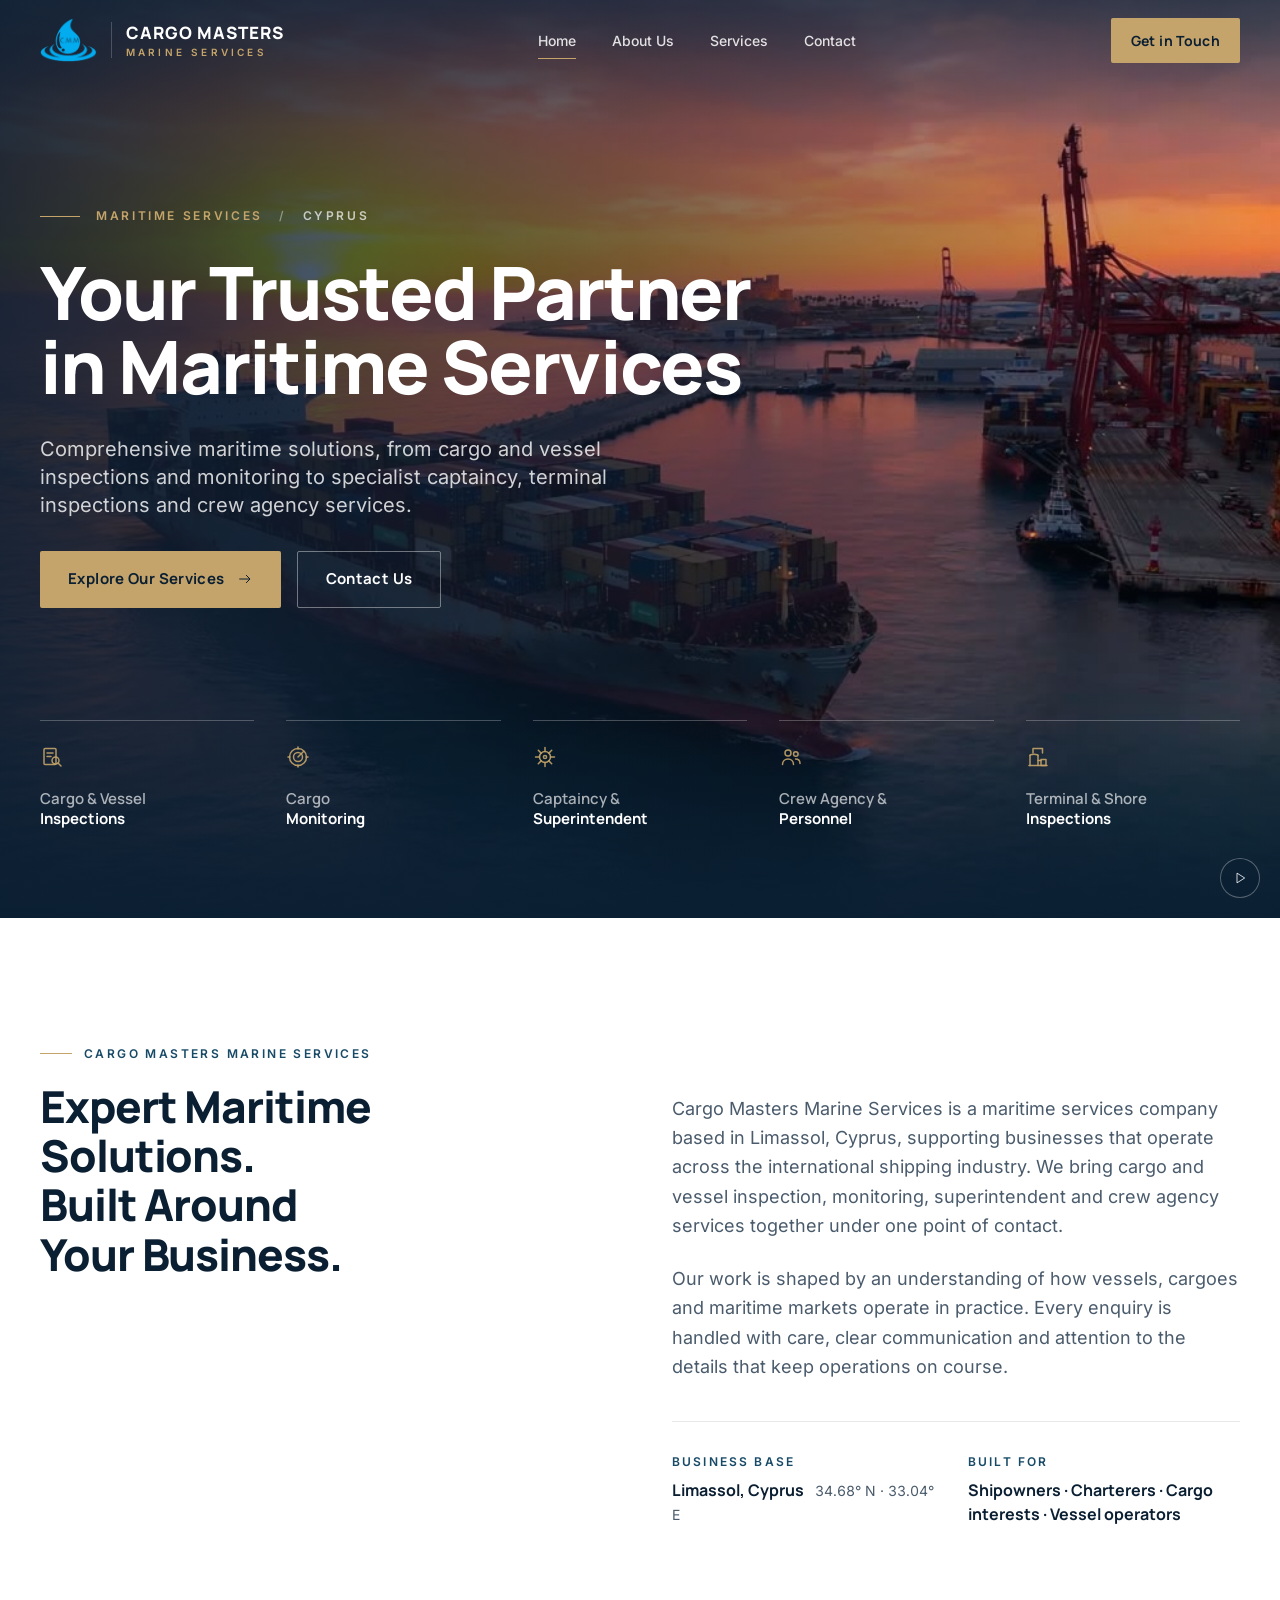
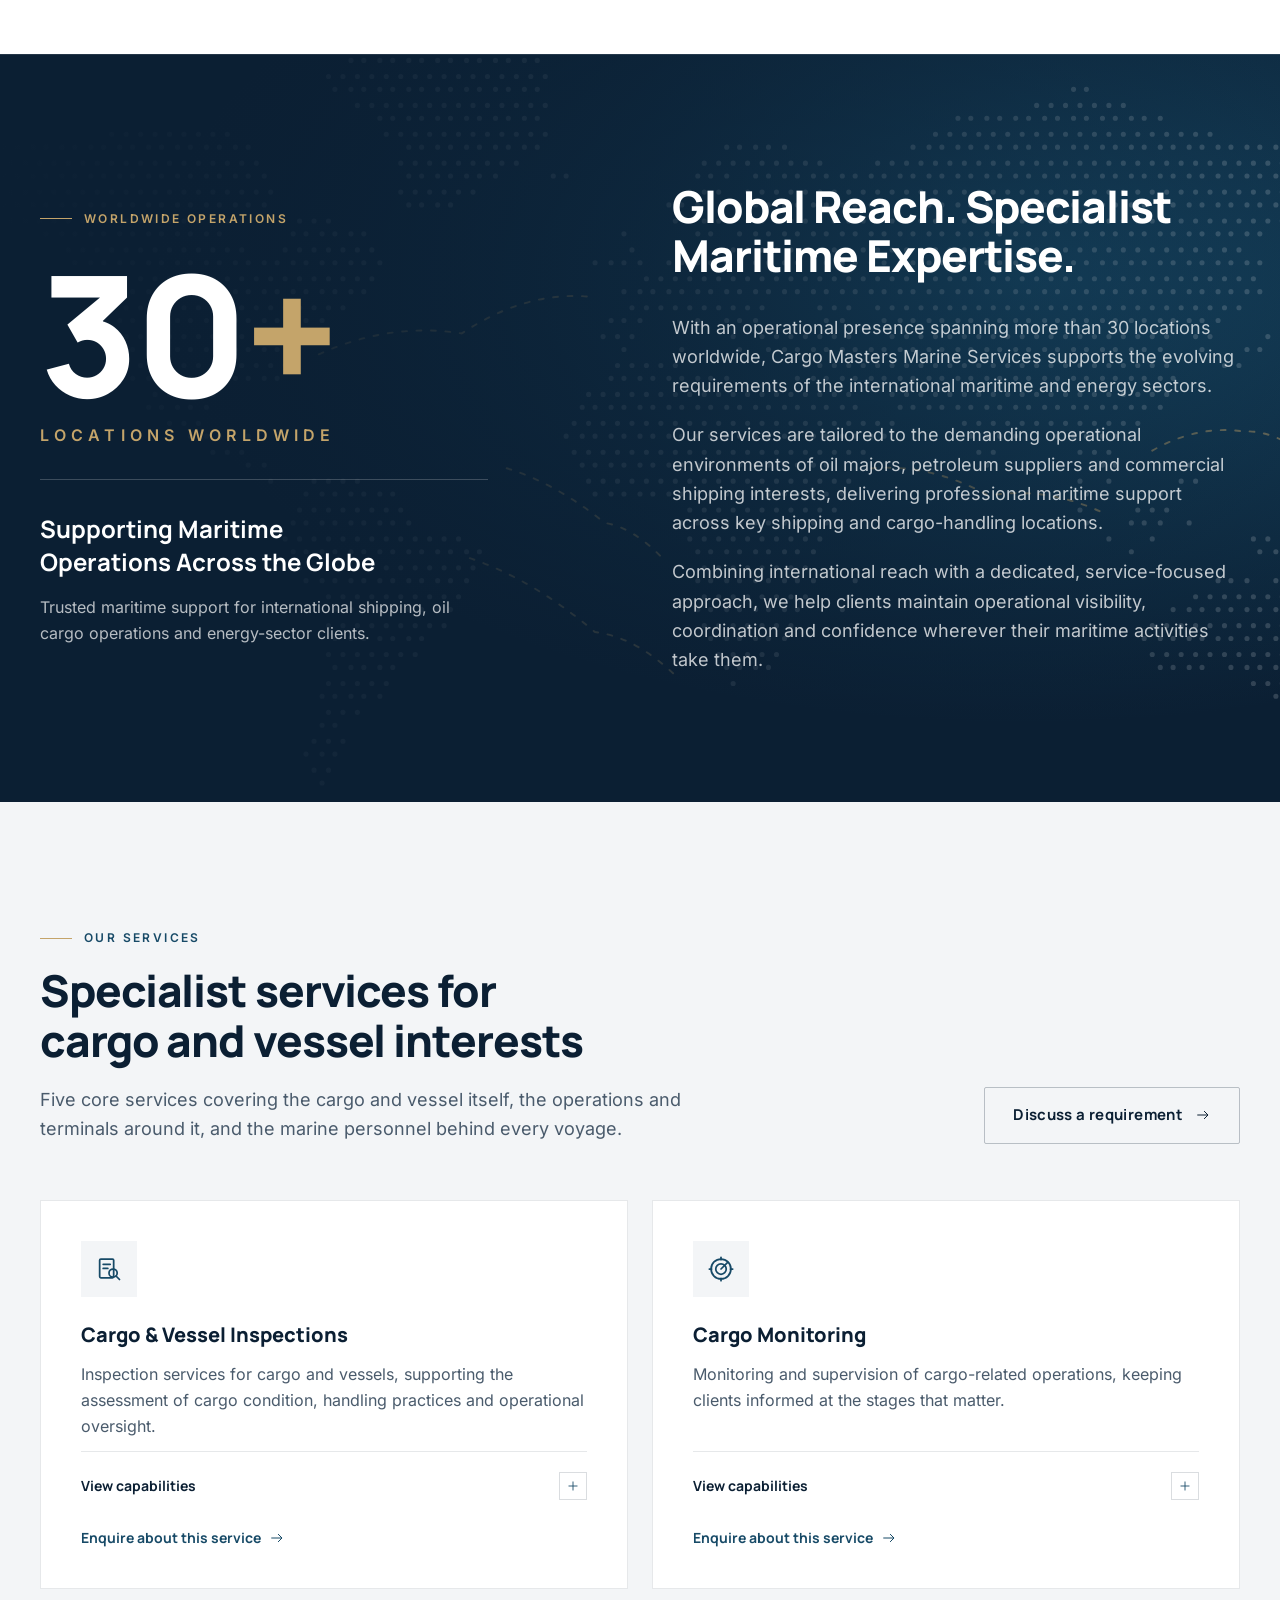
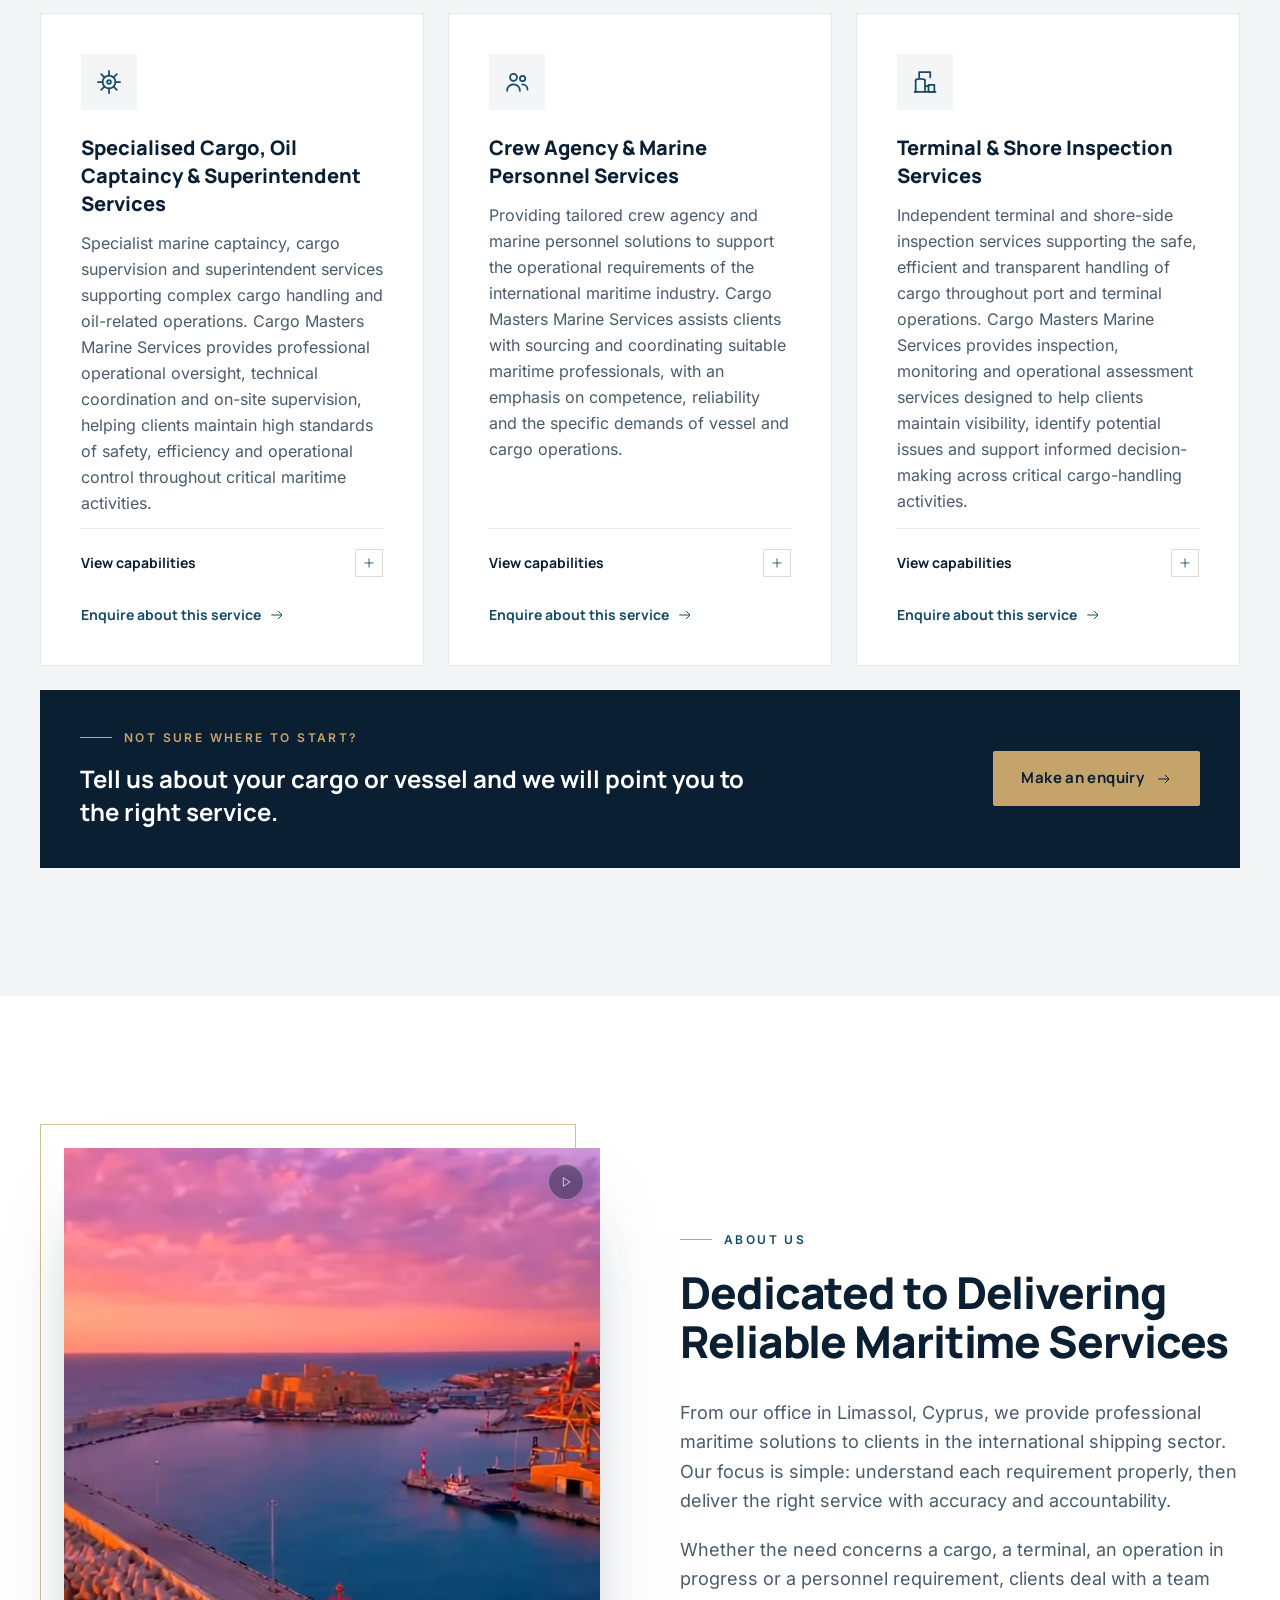
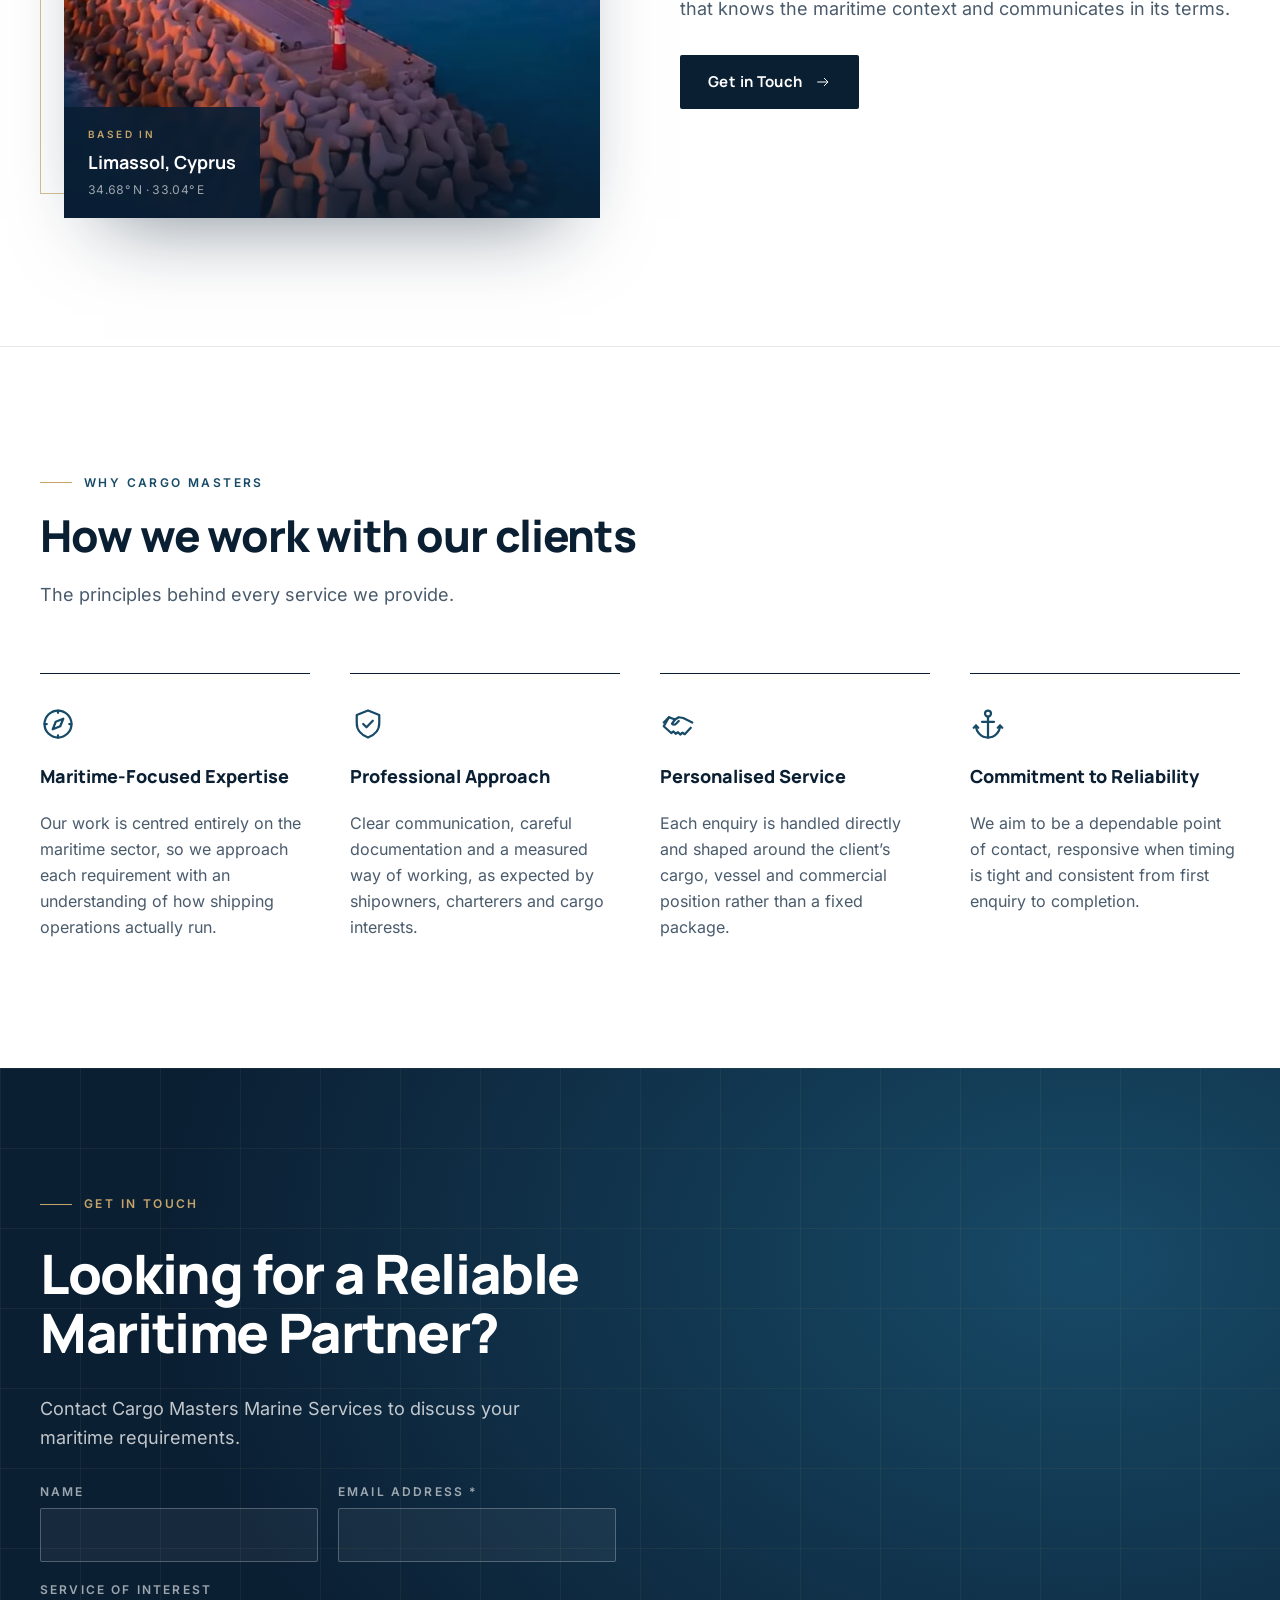
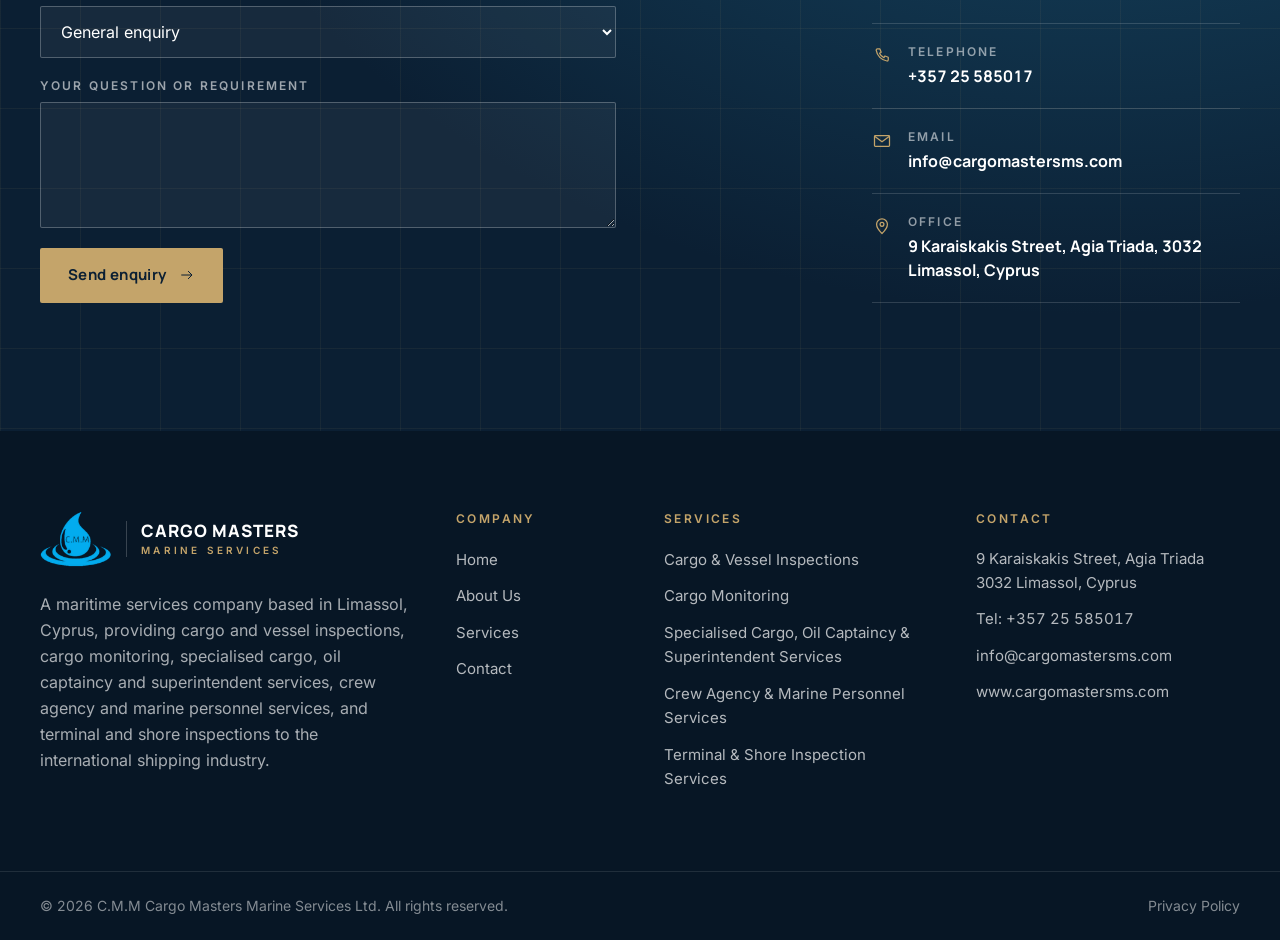
<file: index.html>
<!doctype html>
<html lang="en">
<head>
<meta charset="utf-8">
<meta name="viewport" content="width=device-width, initial-scale=1, viewport-fit=cover">
<link rel="icon" href="media/logo-cmm.png">
<title>Cargo Masters Marine Services | Maritime Services in Limassol, Cyprus</title>
<meta name="description" content="Cargo Masters Marine Services, Limassol, Cyprus: cargo and vessel inspections, cargo monitoring, captaincy and superintendent services, crew agency and terminal inspections.">
<link rel="canonical" href="https://www.cargomastersms.com/">
<meta name="theme-color" content="#0B1F33">
<meta property="og:type" content="website">
<meta property="og:site_name" content="Cargo Masters Marine Services">
<meta property="og:title" content="Cargo Masters Marine Services | Maritime Services in Limassol, Cyprus">
<meta property="og:description" content="Cargo Masters Marine Services, Limassol, Cyprus: cargo and vessel inspections, cargo monitoring, captaincy and superintendent services, crew agency and terminal inspections.">
<meta property="og:url" content="https://www.cargomastersms.com/">
<meta property="og:image" content="https://www.cargomastersms.com/media/hero-poster.jpg">
<meta property="og:image:width" content="1280">
<meta property="og:image:height" content="720">
<meta name="twitter:card" content="summary_large_image">
<link rel="stylesheet" href="assets/fonts.css">
<link rel="stylesheet" href="assets/site.css">
<link rel="stylesheet" href="assets/motion.css">
<link rel="preload" as="image" href="media/hero-poster.jpg">
<style>
:root { color-scheme: light; }
/* Layout and accessibility helpers (shared by the app and the preview). */
html { scroll-behavior: smooth; -webkit-text-size-adjust: 100%; }
body { background: #FFFFFF; color: #0B1F33; font-family: Inter, system-ui, -apple-system, 'Segoe UI', sans-serif; -webkit-font-smoothing: antialiased; }
[hidden] { display: none !important; }

.container-x {
  width: 100%;
  max-width: 1280px;
  margin-inline: auto;
  padding-left: max(20px, env(safe-area-inset-left, 0px));
  padding-right: max(20px, env(safe-area-inset-right, 0px));
}
@media (min-width: 768px) {
  .container-x {
    padding-left: max(40px, env(safe-area-inset-left, 0px));
    padding-right: max(40px, env(safe-area-inset-right, 0px));
  }
}

.text-balance { text-wrap: balance; }

/* Faint nautical-chart grid behind the contact band. */
.chart-grid {
  background-image:
    linear-gradient(rgba(196,164,106,0.07) 1px, transparent 1px),
    linear-gradient(90deg, rgba(196,164,106,0.07) 1px, transparent 1px),
    radial-gradient(ellipse at 85% 20%, #174A67 0%, transparent 60%);
  background-size: 80px 80px, 80px 80px, 100% 100%;
}

a:focus-visible, button:focus-visible {
  outline: 2px solid #C4A46A;
  outline-offset: 3px;
}

.skip-link {
  position: absolute; left: 16px; top: -100px; z-index: 100;
  background: #C4A46A; color: #0B1F33; padding: 12px 18px; font-weight: 700;
}
.skip-link:focus { top: calc(16px + env(safe-area-inset-top, 0px)); }

/* Hero entrance: movement only, text is visible from the first frame. */
@keyframes rise { from { transform: translateY(14px); } to { transform: none; } }
.hero-rise { animation: rise 0.9s cubic-bezier(0.2, 0.7, 0.2, 1) both; }

@media (prefers-reduced-motion: reduce) {
  html { scroll-behavior: auto; }
  *, *::before, *::after { animation: none !important; transition: none !important; }
}

</style>
<script defer src="assets/react.production.min.js"></script>
<script defer src="assets/react-dom.production.min.js"></script>
</head>
<body>
<form name="contact" data-netlify="true" netlify-honeypot="bot-field" hidden>
<input type="text" name="name"><input type="email" name="email"><input type="text" name="service"><textarea name="message"></textarea><input type="text" name="bot-field">
</form>
<div id="root"><a href="#main" class="skip-link">Skip to content</a><header class="fixed inset-x-0 top-0 z-50 transition-[background-color,box-shadow] duration-300 bg-transparent" style="padding-top: env(safe-area-inset-top, 0px);"><div class="container-x flex h-20 items-center justify-between gap-6"><a href="#top" aria-label="Cargo Masters Marine Services, home" class="shrink-0"><span class="flex items-center gap-3.5"><img src="media/logo-cmm.png" alt="" aria-hidden="true" class="h-11 w-auto shrink-0"><span aria-hidden="true" class="h-9 w-px bg-white/20"></span><span class="flex flex-col leading-none"><span class="font-display text-[17px] font-extrabold tracking-[0.06em] text-white">CARGO MASTERS</span><span class="mt-1.5 font-sans text-[10px] font-semibold uppercase tracking-[0.32em] text-gold">Marine Services</span></span></span></a><nav aria-label="Main" class="hidden lg:block"><ul class="flex items-center gap-9"><li><a href="#top" class="nav-link relative py-2 font-sans text-[14px] font-medium transition-colors after:absolute after:inset-x-0 after:-bottom-0.5 after:h-px after:origin-left after:scale-x-0 after:bg-gold after:transition-transform hover:after:scale-x-100 text-white/85 hover:text-white">Home</a></li><li><a href="#about" class="nav-link relative py-2 font-sans text-[14px] font-medium transition-colors after:absolute after:inset-x-0 after:-bottom-0.5 after:h-px after:origin-left after:scale-x-0 after:bg-gold after:transition-transform hover:after:scale-x-100 text-white/85 hover:text-white">About Us</a></li><li><a href="#services" class="nav-link relative py-2 font-sans text-[14px] font-medium transition-colors after:absolute after:inset-x-0 after:-bottom-0.5 after:h-px after:origin-left after:scale-x-0 after:bg-gold after:transition-transform hover:after:scale-x-100 text-white/85 hover:text-white">Services</a></li><li><a href="#contact" class="nav-link relative py-2 font-sans text-[14px] font-medium transition-colors after:absolute after:inset-x-0 after:-bottom-0.5 after:h-px after:origin-left after:scale-x-0 after:bg-gold after:transition-transform hover:after:scale-x-100 text-white/85 hover:text-white">Contact</a></li></ul></nav><div class="flex items-center gap-3"><a href="#contact" class="press hidden rounded-sm px-5 py-3 font-display text-[14px] font-bold tracking-wide transition-colors sm:inline-flex bg-gold text-navy hover:bg-[#d3b783]">Get in Touch</a><button type="button" class="press menu-toggle grid h-11 w-11 place-items-center lg:hidden text-white" aria-expanded="false" aria-controls="mobile-menu" aria-label="Open menu"><svg viewBox="0 0 24 24" fill="none" stroke="currentColor" stroke-width="1.5" stroke-linecap="round" stroke-linejoin="round" class="h-6 w-6" aria-hidden="true"><path d="M3.5 7h17M3.5 12h17M3.5 17h17"></path></svg></button></div></div><div id="mobile-menu" data-open="false" class="mobile-menu border-t border-navy/10 bg-white lg:hidden"><nav aria-label="Mobile" class="container-x py-4"><ul class="flex flex-col"><li class="border-b border-navy/10 last:border-0"><a href="#top" class="press-row flex items-center justify-between py-4 font-display text-lg font-bold text-navy">Home<svg viewBox="0 0 24 24" fill="none" stroke="currentColor" stroke-width="1.5" stroke-linecap="round" stroke-linejoin="round" class="h-4 w-4 text-ocean" aria-hidden="true"><path d="M4 12h15M14 6.5l5.5 5.5-5.5 5.5"></path></svg></a></li><li class="border-b border-navy/10 last:border-0"><a href="#about" class="press-row flex items-center justify-between py-4 font-display text-lg font-bold text-navy">About Us<svg viewBox="0 0 24 24" fill="none" stroke="currentColor" stroke-width="1.5" stroke-linecap="round" stroke-linejoin="round" class="h-4 w-4 text-ocean" aria-hidden="true"><path d="M4 12h15M14 6.5l5.5 5.5-5.5 5.5"></path></svg></a></li><li class="border-b border-navy/10 last:border-0"><a href="#services" class="press-row flex items-center justify-between py-4 font-display text-lg font-bold text-navy">Services<svg viewBox="0 0 24 24" fill="none" stroke="currentColor" stroke-width="1.5" stroke-linecap="round" stroke-linejoin="round" class="h-4 w-4 text-ocean" aria-hidden="true"><path d="M4 12h15M14 6.5l5.5 5.5-5.5 5.5"></path></svg></a></li><li class="border-b border-navy/10 last:border-0"><a href="#contact" class="press-row flex items-center justify-between py-4 font-display text-lg font-bold text-navy">Contact<svg viewBox="0 0 24 24" fill="none" stroke="currentColor" stroke-width="1.5" stroke-linecap="round" stroke-linejoin="round" class="h-4 w-4 text-ocean" aria-hidden="true"><path d="M4 12h15M14 6.5l5.5 5.5-5.5 5.5"></path></svg></a></li></ul><a href="#contact" class="press mt-4 flex justify-center rounded-sm bg-navy px-5 py-4 font-display font-bold text-white">Get in Touch</a></nav></div></header><main id="main"><section id="top" aria-labelledby="hero-title" class="relative isolate overflow-hidden bg-navy"><div class="absolute inset-0"><video muted class="h-full w-full object-cover object-[30%_50%]" src="media/hero.mp4" poster="media/hero-poster.jpg" loop="" playsinline="" autoplay="" preload="auto" aria-hidden="true" tabindex="-1"></video><button type="button" aria-label="Play background video" class="absolute bottom-5 right-5 z-20 grid h-10 w-10 place-items-center rounded-full border border-white/30 bg-navy/40 text-white/80 backdrop-blur-sm transition-colors hover:border-white hover:text-white" style="right: max(20px, env(safe-area-inset-right, 0px)); bottom: calc(20px + env(safe-area-inset-bottom, 0px));"><svg viewBox="0 0 24 24" fill="none" stroke="currentColor" stroke-width="1.5" stroke-linecap="round" stroke-linejoin="round" class="h-4 w-4" aria-hidden="true"><path d="M8 5l11 7-11 7z"></path></svg></button><div class="absolute inset-0 bg-gradient-to-r from-navy/90 via-navy/55 to-navy/5"></div><div class="absolute inset-x-0 top-0 h-32 bg-gradient-to-b from-navy/60 to-transparent"></div><div class="absolute inset-x-0 bottom-0 h-48 bg-gradient-to-t from-navy/95 to-transparent"></div></div><div class="container-x relative z-10 pb-16 pt-40 md:pb-20 md:pt-52"><div class="hero-rise flex max-w-3xl flex-col gap-8"><p class="flex flex-wrap items-center gap-x-4 gap-y-2 font-sans text-xs font-semibold uppercase tracking-[0.22em] text-gold"><span class="h-px w-10 bg-gold" aria-hidden="true"></span>Maritime Services<span class="text-white/40" aria-hidden="true">/</span><span class="text-white/70">Cyprus</span></p><h1 id="hero-title" class="text-balance font-display text-[2.6rem] font-extrabold leading-[1.04] tracking-tight text-white sm:text-6xl lg:text-[4.6rem]">Your Trusted Partner in Maritime Services</h1><p class="max-w-xl text-lg leading-relaxed text-white/80 md:text-xl">Comprehensive maritime solutions, from cargo and vessel inspections and monitoring to specialist captaincy, terminal inspections and crew agency services.</p><div class="flex flex-col gap-3 sm:flex-row sm:gap-4"><a href="#services" class="press group inline-flex items-center justify-center gap-3 rounded-sm px-7 py-4 font-display text-[15px] font-bold tracking-wide transition-colors duration-200 bg-gold text-navy hover:bg-[#d3b783] ">Explore Our Services<svg viewBox="0 0 24 24" fill="none" stroke="currentColor" stroke-width="1.5" stroke-linecap="round" stroke-linejoin="round" class="h-4 w-4 transition-transform duration-200 group-hover:translate-x-1" aria-hidden="true"><path d="M4 12h15M14 6.5l5.5 5.5-5.5 5.5"></path></svg></a><a href="#contact" class="press group inline-flex items-center justify-center gap-3 rounded-sm px-7 py-4 font-display text-[15px] font-bold tracking-wide transition-colors duration-200 border border-white/40 text-white hover:border-white hover:bg-white/10 ">Contact Us</a></div></div><nav aria-label="Services overview" class="mt-28 hidden lg:block"><ul class="grid grid-cols-5 gap-8"><li><a href="#cargo-inspections" class="group relative flex flex-col gap-5 border-t border-white/25 pb-2 pt-6"><span aria-hidden="true" class="absolute -top-px left-0 h-px w-full origin-left scale-x-0 bg-gold transition-transform duration-500 group-hover:scale-x-100"></span><svg viewBox="0 0 24 24" fill="none" stroke="currentColor" stroke-width="1.5" stroke-linecap="round" stroke-linejoin="round" class="h-6 w-6 text-gold/90" aria-hidden="true"><rect x="4" y="3.5" width="12" height="16" rx="1"></rect><path d="M7 8h6M7 11.5h4"></path><circle cx="15.5" cy="15.5" r="3.5"></circle><path d="M18 18l3 3"></path></svg><span class="flex flex-col font-display text-[15px] leading-snug"><span class="font-semibold text-white/65 transition-colors duration-300 group-hover:text-white/90">Cargo &amp; Vessel</span><span class="font-bold text-white">Inspections</span></span></a></li><li><a href="#cargo-monitoring" class="group relative flex flex-col gap-5 border-t border-white/25 pb-2 pt-6"><span aria-hidden="true" class="absolute -top-px left-0 h-px w-full origin-left scale-x-0 bg-gold transition-transform duration-500 group-hover:scale-x-100"></span><svg viewBox="0 0 24 24" fill="none" stroke="currentColor" stroke-width="1.5" stroke-linecap="round" stroke-linejoin="round" class="h-6 w-6 text-gold/90" aria-hidden="true"><circle cx="12" cy="12" r="8.5"></circle><circle cx="12" cy="12" r="4.5"></circle><path d="M12 12l5.5-5.5"></path><path d="M12 2v2M12 20v2M2 12h2M20 12h2"></path></svg><span class="flex flex-col font-display text-[15px] leading-snug"><span class="font-semibold text-white/65 transition-colors duration-300 group-hover:text-white/90">Cargo</span><span class="font-bold text-white">Monitoring</span></span></a></li><li><a href="#captaincy" class="group relative flex flex-col gap-5 border-t border-white/25 pb-2 pt-6"><span aria-hidden="true" class="absolute -top-px left-0 h-px w-full origin-left scale-x-0 bg-gold transition-transform duration-500 group-hover:scale-x-100"></span><svg viewBox="0 0 24 24" fill="none" stroke="currentColor" stroke-width="1.5" stroke-linecap="round" stroke-linejoin="round" class="h-6 w-6 text-gold/90" aria-hidden="true"><circle cx="12" cy="12" r="5.5"></circle><circle cx="12" cy="12" r="1.6"></circle><path d="M12 2.5v4M12 17.5v4M2.5 12h4M17.5 12h4M5.3 5.3l2.8 2.8M15.9 15.9l2.8 2.8M18.7 5.3l-2.8 2.8M8.1 15.9l-2.8 2.8"></path></svg><span class="flex flex-col font-display text-[15px] leading-snug"><span class="font-semibold text-white/65 transition-colors duration-300 group-hover:text-white/90">Captaincy &amp;</span><span class="font-bold text-white">Superintendent</span></span></a></li><li><a href="#crew-agency" class="group relative flex flex-col gap-5 border-t border-white/25 pb-2 pt-6"><span aria-hidden="true" class="absolute -top-px left-0 h-px w-full origin-left scale-x-0 bg-gold transition-transform duration-500 group-hover:scale-x-100"></span><svg viewBox="0 0 24 24" fill="none" stroke="currentColor" stroke-width="1.5" stroke-linecap="round" stroke-linejoin="round" class="h-6 w-6 text-gold/90" aria-hidden="true"><circle cx="9" cy="8" r="3"></circle><path d="M3.5 19.5c0-3.2 2.4-5.5 5.5-5.5s5.5 2.3 5.5 5.5"></path><circle cx="16.8" cy="9" r="2.3"></circle><path d="M16.5 14c2.7 0 4.5 1.9 4.5 4.5"></path></svg><span class="flex flex-col font-display text-[15px] leading-snug"><span class="font-semibold text-white/65 transition-colors duration-300 group-hover:text-white/90">Crew Agency &amp;</span><span class="font-bold text-white">Personnel</span></span></a></li><li><a href="#terminal-inspections" class="group relative flex flex-col gap-5 border-t border-white/25 pb-2 pt-6"><span aria-hidden="true" class="absolute -top-px left-0 h-px w-full origin-left scale-x-0 bg-gold transition-transform duration-500 group-hover:scale-x-100"></span><svg viewBox="0 0 24 24" fill="none" stroke="currentColor" stroke-width="1.5" stroke-linecap="round" stroke-linejoin="round" class="h-6 w-6 text-gold/90" aria-hidden="true"><path d="M3 20.5h18"></path><path d="M4 10.5v10M12 10.5v10"></path><path d="M4 10.5c0-1.6 8-1.6 8 0"></path><path d="M15 14.5h5v6h-5z"></path><path d="M12 15.5h3"></path><path d="M7 8V3.5h9.5V8"></path></svg><span class="flex flex-col font-display text-[15px] leading-snug"><span class="font-semibold text-white/65 transition-colors duration-300 group-hover:text-white/90">Terminal &amp; Shore</span><span class="font-bold text-white">Inspections</span></span></a></li></ul></nav></div></section><section aria-labelledby="intro-title" class="bg-white"><div class="container-x grid gap-12 py-24 md:py-32 lg:grid-cols-12 lg:gap-16"><div class="lg:col-span-5"><div class="flex max-w-2xl flex-col gap-5"><p class="flex items-center gap-3 font-sans text-xs font-semibold uppercase tracking-[0.2em] text-ocean"><span aria-hidden="true" class="h-px w-8 bg-gold"></span>Cargo Masters Marine Services</p><h2 id="intro-title" class="text-balance font-display text-3xl font-extrabold leading-[1.12] tracking-tight md:text-[2.75rem] text-navy">Expert Maritime Solutions. Built Around Your Business.</h2></div></div><div class="flex min-w-0 flex-col gap-6 text-lg leading-relaxed text-slate lg:col-span-6 lg:col-start-7 lg:pt-12"><p>Cargo Masters Marine Services is a maritime services company based in Limassol, Cyprus, supporting businesses that operate across the international shipping industry. We bring cargo and vessel inspection, monitoring, superintendent and crew agency services together under one point of contact.</p><p>Our work is shaped by an understanding of how vessels, cargoes and maritime markets operate in practice. Every enquiry is handled with care, clear communication and attention to the details that keep operations on course.</p><dl class="mt-4 grid gap-6 border-t border-navy/10 pt-8 sm:grid-cols-2"><div class="flex flex-col gap-2"><dt class="text-xs font-semibold uppercase tracking-[0.18em] text-ocean">Business base</dt><dd class="font-display text-base font-bold text-navy">Limassol, Cyprus <span class="ml-2 font-sans text-sm font-normal tabular-nums text-slate">34.68° N · 33.04° E</span></dd></div><div class="flex flex-col gap-2"><dt class="text-xs font-semibold uppercase tracking-[0.18em] text-ocean">Built for</dt><dd class="font-display text-base font-bold text-navy">Shipowners · Charterers · Cargo interests · Vessel operators</dd></div></dl></div></div></section><section id="global-reach" aria-labelledby="global-title" class="relative isolate scroll-mt-20 overflow-hidden bg-navy"><div aria-hidden="true" class="pointer-events-none absolute inset-0 -z-10"><div class="absolute inset-0 bg-[radial-gradient(ellipse_at_80%_30%,#174A67_0%,transparent_60%)]"></div><svg viewBox="0 0 1000 466" preserveAspectRatio="xMidYMid slice" class="absolute left-1/2 top-1/2 h-auto w-[900px] max-w-none -translate-x-1/2 -translate-y-1/2 lg:inset-0 lg:left-0 lg:top-0 lg:h-full lg:w-full lg:translate-x-0 lg:translate-y-0"><path d="M320 4h.01M328 4h.01M338 4h.01M346 4h.01M356 4h.01M364 4h.01M374 4h.01M382 4h.01M392 4h.01M400 4h.01M410 4h.01M418 4h.01M428 4h.01M436 4h.01M306 14h.01M315 14h.01M324 14h.01M333 14h.01M342 14h.01M351 14h.01M360 14h.01M369 14h.01M378 14h.01M387 14h.01M396 14h.01M405 14h.01M414 14h.01M423 14h.01M432 14h.01M441 14h.01M310 22h.01M320 22h.01M328 22h.01M338 22h.01M346 22h.01M356 22h.01M364 22h.01M374 22h.01M382 22h.01M392 22h.01M400 22h.01M410 22h.01M418 22h.01M428 22h.01M436 22h.01M770 22h.01M778 22h.01M324 32h.01M333 32h.01M342 32h.01M351 32h.01M360 32h.01M369 32h.01M378 32h.01M387 32h.01M396 32h.01M405 32h.01M414 32h.01M423 32h.01M432 32h.01M441 32h.01M747 32h.01M756 32h.01M765 32h.01M774 32h.01M783 32h.01M792 32h.01M801 32h.01M338 40h.01M346 40h.01M356 40h.01M364 40h.01M374 40h.01M382 40h.01M392 40h.01M400 40h.01M410 40h.01M418 40h.01M428 40h.01M436 40h.01M698 40h.01M706 40h.01M716 40h.01M724 40h.01M734 40h.01M742 40h.01M752 40h.01M760 40h.01M770 40h.01M778 40h.01M788 40h.01M796 40h.01M806 40h.01M814 40h.01M824 40h.01M171 50h.01M180 50h.01M189 50h.01M198 50h.01M207 50h.01M216 50h.01M225 50h.01M234 50h.01M243 50h.01M342 50h.01M351 50h.01M360 50h.01M369 50h.01M378 50h.01M387 50h.01M396 50h.01M405 50h.01M414 50h.01M423 50h.01M432 50h.01M441 50h.01M684 50h.01M693 50h.01M702 50h.01M711 50h.01M720 50h.01M729 50h.01M738 50h.01M747 50h.01M756 50h.01M765 50h.01M774 50h.01M783 50h.01M792 50h.01M801 50h.01M810 50h.01M819 50h.01M828 50h.01M837 50h.01M846 50h.01M855 50h.01M50 58h.01M58 58h.01M68 58h.01M76 58h.01M86 58h.01M94 58h.01M104 58h.01M112 58h.01M122 58h.01M130 58h.01M140 58h.01M148 58h.01M158 58h.01M166 58h.01M176 58h.01M184 58h.01M194 58h.01M202 58h.01M212 58h.01M220 58h.01M230 58h.01M238 58h.01M248 58h.01M256 58h.01M356 58h.01M364 58h.01M374 58h.01M382 58h.01M392 58h.01M400 58h.01M410 58h.01M418 58h.01M428 58h.01M436 58h.01M554 58h.01M562 58h.01M572 58h.01M580 58h.01M590 58h.01M670 58h.01M680 58h.01M688 58h.01M698 58h.01M706 58h.01M716 58h.01M724 58h.01M734 58h.01M742 58h.01M752 58h.01M760 58h.01M770 58h.01M778 58h.01M788 58h.01M796 58h.01M806 58h.01M814 58h.01M824 58h.01M832 58h.01M842 58h.01M850 58h.01M860 58h.01M868 58h.01M878 58h.01M886 58h.01M896 58h.01M904 58h.01M914 58h.01M922 58h.01M932 58h.01M940 58h.01M950 58h.01M958 58h.01M968 58h.01M976 58h.01M45 68h.01M54 68h.01M63 68h.01M72 68h.01M81 68h.01M90 68h.01M99 68h.01M108 68h.01M117 68h.01M126 68h.01M135 68h.01M144 68h.01M153 68h.01M162 68h.01M171 68h.01M180 68h.01M189 68h.01M198 68h.01M207 68h.01M216 68h.01M225 68h.01M234 68h.01M243 68h.01M252 68h.01M261 68h.01M351 68h.01M360 68h.01M369 68h.01M378 68h.01M387 68h.01M396 68h.01M405 68h.01M414 68h.01M423 68h.01M540 68h.01M549 68h.01M558 68h.01M567 68h.01M576 68h.01M585 68h.01M594 68h.01M603 68h.01M612 68h.01M648 68h.01M657 68h.01M666 68h.01M675 68h.01M684 68h.01M693 68h.01M702 68h.01M711 68h.01M720 68h.01M729 68h.01M738 68h.01M747 68h.01M756 68h.01M765 68h.01M774 68h.01M783 68h.01M792 68h.01M801 68h.01M810 68h.01M819 68h.01M828 68h.01M837 68h.01M846 68h.01M855 68h.01M864 68h.01M873 68h.01M882 68h.01M891 68h.01M900 68h.01M909 68h.01M918 68h.01M927 68h.01M936 68h.01M945 68h.01M954 68h.01M963 68h.01M972 68h.01M981 68h.01M990 68h.01M999 68h.01M40 76h.01M50 76h.01M58 76h.01M68 76h.01M76 76h.01M86 76h.01M94 76h.01M104 76h.01M112 76h.01M122 76h.01M130 76h.01M140 76h.01M148 76h.01M158 76h.01M166 76h.01M176 76h.01M184 76h.01M194 76h.01M202 76h.01M212 76h.01M220 76h.01M230 76h.01M238 76h.01M248 76h.01M256 76h.01M266 76h.01M356 76h.01M364 76h.01M374 76h.01M382 76h.01M392 76h.01M400 76h.01M410 76h.01M446 76h.01M454 76h.01M536 76h.01M544 76h.01M554 76h.01M572 76h.01M580 76h.01M590 76h.01M598 76h.01M608 76h.01M616 76h.01M626 76h.01M634 76h.01M644 76h.01M652 76h.01M662 76h.01M670 76h.01M680 76h.01M688 76h.01M698 76h.01M706 76h.01M716 76h.01M724 76h.01M734 76h.01M742 76h.01M752 76h.01M760 76h.01M770 76h.01M778 76h.01M788 76h.01M796 76h.01M806 76h.01M814 76h.01M824 76h.01M832 76h.01M842 76h.01M850 76h.01M860 76h.01M868 76h.01M878 76h.01M886 76h.01M896 76h.01M904 76h.01M914 76h.01M922 76h.01M932 76h.01M940 76h.01M950 76h.01M958 76h.01M968 76h.01M976 76h.01M986 76h.01M994 76h.01M45 86h.01M54 86h.01M63 86h.01M72 86h.01M81 86h.01M90 86h.01M99 86h.01M108 86h.01M117 86h.01M126 86h.01M135 86h.01M144 86h.01M153 86h.01M162 86h.01M171 86h.01M180 86h.01M189 86h.01M198 86h.01M207 86h.01M216 86h.01M225 86h.01M234 86h.01M243 86h.01M252 86h.01M261 86h.01M270 86h.01M351 86h.01M360 86h.01M369 86h.01M378 86h.01M387 86h.01M396 86h.01M531 86h.01M540 86h.01M549 86h.01M567 86h.01M576 86h.01M585 86h.01M594 86h.01M603 86h.01M612 86h.01M621 86h.01M630 86h.01M639 86h.01M648 86h.01M657 86h.01M666 86h.01M675 86h.01M684 86h.01M693 86h.01M702 86h.01M711 86h.01M720 86h.01M729 86h.01M738 86h.01M747 86h.01M756 86h.01M765 86h.01M774 86h.01M783 86h.01M792 86h.01M801 86h.01M810 86h.01M819 86h.01M828 86h.01M837 86h.01M846 86h.01M855 86h.01M864 86h.01M873 86h.01M882 86h.01M891 86h.01M900 86h.01M909 86h.01M918 86h.01M927 86h.01M936 86h.01M945 86h.01M954 86h.01M963 86h.01M972 86h.01M981 86h.01M990 86h.01M50 94h.01M58 94h.01M68 94h.01M76 94h.01M86 94h.01M94 94h.01M104 94h.01M112 94h.01M122 94h.01M130 94h.01M140 94h.01M148 94h.01M158 94h.01M166 94h.01M176 94h.01M184 94h.01M194 94h.01M202 94h.01M212 94h.01M220 94h.01M230 94h.01M238 94h.01M248 94h.01M256 94h.01M266 94h.01M356 94h.01M364 94h.01M374 94h.01M382 94h.01M518 94h.01M526 94h.01M536 94h.01M544 94h.01M562 94h.01M572 94h.01M580 94h.01M590 94h.01M598 94h.01M608 94h.01M616 94h.01M626 94h.01M634 94h.01M644 94h.01M652 94h.01M662 94h.01M670 94h.01M680 94h.01M688 94h.01M698 94h.01M706 94h.01M716 94h.01M724 94h.01M734 94h.01M742 94h.01M752 94h.01M760 94h.01M770 94h.01M778 94h.01M788 94h.01M796 94h.01M806 94h.01M814 94h.01M824 94h.01M832 94h.01M842 94h.01M850 94h.01M860 94h.01M868 94h.01M878 94h.01M886 94h.01M896 94h.01M904 94h.01M914 94h.01M922 94h.01M932 94h.01M940 94h.01M950 94h.01M958 94h.01M968 94h.01M976 94h.01M54 104h.01M63 104h.01M72 104h.01M81 104h.01M108 104h.01M117 104h.01M126 104h.01M135 104h.01M144 104h.01M153 104h.01M162 104h.01M171 104h.01M180 104h.01M189 104h.01M198 104h.01M207 104h.01M216 104h.01M225 104h.01M234 104h.01M243 104h.01M252 104h.01M288 104h.01M297 104h.01M306 104h.01M522 104h.01M531 104h.01M540 104h.01M549 104h.01M567 104h.01M576 104h.01M585 104h.01M594 104h.01M603 104h.01M612 104h.01M621 104h.01M630 104h.01M639 104h.01M648 104h.01M657 104h.01M666 104h.01M675 104h.01M684 104h.01M693 104h.01M702 104h.01M711 104h.01M720 104h.01M729 104h.01M738 104h.01M747 104h.01M756 104h.01M765 104h.01M774 104h.01M783 104h.01M792 104h.01M801 104h.01M810 104h.01M819 104h.01M828 104h.01M837 104h.01M846 104h.01M855 104h.01M864 104h.01M873 104h.01M882 104h.01M891 104h.01M900 104h.01M909 104h.01M918 104h.01M927 104h.01M936 104h.01M945 104h.01M954 104h.01M963 104h.01M58 112h.01M68 112h.01M130 112h.01M140 112h.01M148 112h.01M158 112h.01M166 112h.01M176 112h.01M184 112h.01M194 112h.01M202 112h.01M212 112h.01M220 112h.01M230 112h.01M238 112h.01M284 112h.01M292 112h.01M302 112h.01M310 112h.01M320 112h.01M328 112h.01M490 112h.01M536 112h.01M544 112h.01M562 112h.01M572 112h.01M580 112h.01M590 112h.01M598 112h.01M608 112h.01M616 112h.01M626 112h.01M634 112h.01M644 112h.01M652 112h.01M662 112h.01M670 112h.01M680 112h.01M688 112h.01M698 112h.01M706 112h.01M716 112h.01M724 112h.01M734 112h.01M742 112h.01M752 112h.01M760 112h.01M770 112h.01M778 112h.01M788 112h.01M796 112h.01M806 112h.01M814 112h.01M824 112h.01M832 112h.01M842 112h.01M850 112h.01M860 112h.01M868 112h.01M878 112h.01M886 112h.01M932 112h.01M940 112h.01M950 112h.01M45 122h.01M144 122h.01M153 122h.01M162 122h.01M171 122h.01M180 122h.01M189 122h.01M198 122h.01M207 122h.01M216 122h.01M225 122h.01M234 122h.01M243 122h.01M252 122h.01M279 122h.01M288 122h.01M297 122h.01M306 122h.01M315 122h.01M324 122h.01M333 122h.01M495 122h.01M558 122h.01M567 122h.01M576 122h.01M585 122h.01M594 122h.01M603 122h.01M612 122h.01M621 122h.01M630 122h.01M639 122h.01M648 122h.01M657 122h.01M666 122h.01M675 122h.01M684 122h.01M693 122h.01M702 122h.01M711 122h.01M720 122h.01M729 122h.01M738 122h.01M747 122h.01M756 122h.01M765 122h.01M774 122h.01M783 122h.01M792 122h.01M801 122h.01M810 122h.01M819 122h.01M828 122h.01M837 122h.01M846 122h.01M855 122h.01M864 122h.01M873 122h.01M936 122h.01M148 130h.01M158 130h.01M166 130h.01M176 130h.01M184 130h.01M194 130h.01M202 130h.01M212 130h.01M220 130h.01M230 130h.01M238 130h.01M248 130h.01M256 130h.01M266 130h.01M274 130h.01M284 130h.01M292 130h.01M302 130h.01M310 130h.01M320 130h.01M328 130h.01M338 130h.01M472 130h.01M482 130h.01M490 130h.01M500 130h.01M518 130h.01M526 130h.01M536 130h.01M544 130h.01M554 130h.01M562 130h.01M572 130h.01M580 130h.01M590 130h.01M598 130h.01M608 130h.01M616 130h.01M626 130h.01M634 130h.01M644 130h.01M652 130h.01M662 130h.01M670 130h.01M680 130h.01M688 130h.01M698 130h.01M706 130h.01M716 130h.01M724 130h.01M734 130h.01M742 130h.01M752 130h.01M760 130h.01M770 130h.01M778 130h.01M788 130h.01M796 130h.01M806 130h.01M814 130h.01M824 130h.01M832 130h.01M842 130h.01M850 130h.01M860 130h.01M868 130h.01M878 130h.01M886 130h.01M153 140h.01M162 140h.01M171 140h.01M180 140h.01M189 140h.01M198 140h.01M207 140h.01M216 140h.01M225 140h.01M234 140h.01M243 140h.01M252 140h.01M261 140h.01M270 140h.01M279 140h.01M288 140h.01M297 140h.01M306 140h.01M315 140h.01M324 140h.01M333 140h.01M504 140h.01M513 140h.01M522 140h.01M531 140h.01M540 140h.01M549 140h.01M558 140h.01M567 140h.01M576 140h.01M585 140h.01M594 140h.01M603 140h.01M612 140h.01M621 140h.01M630 140h.01M639 140h.01M648 140h.01M657 140h.01M666 140h.01M675 140h.01M684 140h.01M693 140h.01M702 140h.01M711 140h.01M720 140h.01M729 140h.01M738 140h.01M747 140h.01M756 140h.01M765 140h.01M774 140h.01M783 140h.01M792 140h.01M801 140h.01M810 140h.01M819 140h.01M828 140h.01M837 140h.01M846 140h.01M855 140h.01M864 140h.01M873 140h.01M882 140h.01M158 148h.01M166 148h.01M176 148h.01M184 148h.01M194 148h.01M202 148h.01M212 148h.01M220 148h.01M230 148h.01M238 148h.01M248 148h.01M256 148h.01M266 148h.01M274 148h.01M284 148h.01M292 148h.01M302 148h.01M310 148h.01M320 148h.01M328 148h.01M490 148h.01M500 148h.01M508 148h.01M518 148h.01M526 148h.01M536 148h.01M544 148h.01M554 148h.01M562 148h.01M572 148h.01M580 148h.01M590 148h.01M598 148h.01M608 148h.01M616 148h.01M626 148h.01M634 148h.01M644 148h.01M652 148h.01M662 148h.01M670 148h.01M680 148h.01M688 148h.01M698 148h.01M706 148h.01M716 148h.01M724 148h.01M734 148h.01M742 148h.01M752 148h.01M760 148h.01M770 148h.01M778 148h.01M788 148h.01M796 148h.01M806 148h.01M814 148h.01M824 148h.01M832 148h.01M842 148h.01M850 148h.01M860 148h.01M868 148h.01M878 148h.01M886 148h.01M162 158h.01M171 158h.01M180 158h.01M189 158h.01M198 158h.01M207 158h.01M216 158h.01M225 158h.01M234 158h.01M243 158h.01M252 158h.01M261 158h.01M270 158h.01M279 158h.01M288 158h.01M297 158h.01M306 158h.01M315 158h.01M495 158h.01M504 158h.01M513 158h.01M522 158h.01M531 158h.01M540 158h.01M549 158h.01M558 158h.01M567 158h.01M576 158h.01M612 158h.01M621 158h.01M630 158h.01M648 158h.01M657 158h.01M666 158h.01M675 158h.01M684 158h.01M693 158h.01M702 158h.01M711 158h.01M720 158h.01M729 158h.01M738 158h.01M747 158h.01M756 158h.01M765 158h.01M774 158h.01M783 158h.01M792 158h.01M801 158h.01M810 158h.01M819 158h.01M828 158h.01M837 158h.01M846 158h.01M855 158h.01M864 158h.01M873 158h.01M158 166h.01M166 166h.01M176 166h.01M184 166h.01M194 166h.01M202 166h.01M212 166h.01M220 166h.01M230 166h.01M238 166h.01M248 166h.01M256 166h.01M266 166h.01M274 166h.01M284 166h.01M292 166h.01M302 166h.01M482 166h.01M490 166h.01M500 166h.01M536 166h.01M554 166h.01M562 166h.01M572 166h.01M616 166h.01M626 166h.01M652 166h.01M662 166h.01M670 166h.01M680 166h.01M688 166h.01M698 166h.01M706 166h.01M716 166h.01M724 166h.01M734 166h.01M742 166h.01M752 166h.01M760 166h.01M770 166h.01M778 166h.01M788 166h.01M796 166h.01M806 166h.01M814 166h.01M824 166h.01M832 166h.01M842 166h.01M850 166h.01M860 166h.01M162 176h.01M171 176h.01M180 176h.01M189 176h.01M198 176h.01M207 176h.01M216 176h.01M225 176h.01M234 176h.01M243 176h.01M252 176h.01M261 176h.01M270 176h.01M279 176h.01M288 176h.01M477 176h.01M486 176h.01M495 176h.01M558 176h.01M576 176h.01M585 176h.01M594 176h.01M603 176h.01M612 176h.01M621 176h.01M630 176h.01M657 176h.01M666 176h.01M675 176h.01M684 176h.01M693 176h.01M702 176h.01M711 176h.01M720 176h.01M729 176h.01M738 176h.01M747 176h.01M756 176h.01M765 176h.01M774 176h.01M783 176h.01M792 176h.01M801 176h.01M810 176h.01M819 176h.01M828 176h.01M846 176h.01M855 176h.01M891 176h.01M166 184h.01M176 184h.01M184 184h.01M194 184h.01M202 184h.01M212 184h.01M220 184h.01M230 184h.01M238 184h.01M248 184h.01M256 184h.01M266 184h.01M274 184h.01M284 184h.01M490 184h.01M526 184h.01M562 184h.01M580 184h.01M590 184h.01M598 184h.01M608 184h.01M616 184h.01M626 184h.01M634 184h.01M644 184h.01M652 184h.01M662 184h.01M670 184h.01M680 184h.01M688 184h.01M698 184h.01M706 184h.01M716 184h.01M724 184h.01M734 184h.01M742 184h.01M752 184h.01M760 184h.01M770 184h.01M778 184h.01M788 184h.01M796 184h.01M806 184h.01M814 184h.01M824 184h.01M850 184h.01M878 184h.01M886 184h.01M171 194h.01M180 194h.01M189 194h.01M198 194h.01M207 194h.01M216 194h.01M225 194h.01M234 194h.01M243 194h.01M252 194h.01M261 194h.01M270 194h.01M279 194h.01M486 194h.01M495 194h.01M504 194h.01M513 194h.01M522 194h.01M603 194h.01M612 194h.01M621 194h.01M630 194h.01M639 194h.01M648 194h.01M657 194h.01M666 194h.01M675 194h.01M684 194h.01M693 194h.01M702 194h.01M711 194h.01M720 194h.01M729 194h.01M738 194h.01M747 194h.01M756 194h.01M765 194h.01M774 194h.01M783 194h.01M792 194h.01M801 194h.01M810 194h.01M819 194h.01M828 194h.01M864 194h.01M873 194h.01M184 202h.01M194 202h.01M202 202h.01M212 202h.01M220 202h.01M230 202h.01M238 202h.01M248 202h.01M256 202h.01M266 202h.01M274 202h.01M482 202h.01M490 202h.01M500 202h.01M508 202h.01M518 202h.01M526 202h.01M536 202h.01M544 202h.01M554 202h.01M598 202h.01M608 202h.01M616 202h.01M626 202h.01M634 202h.01M644 202h.01M652 202h.01M662 202h.01M670 202h.01M680 202h.01M688 202h.01M698 202h.01M706 202h.01M716 202h.01M724 202h.01M734 202h.01M742 202h.01M752 202h.01M760 202h.01M770 202h.01M778 202h.01M788 202h.01M796 202h.01M806 202h.01M814 202h.01M824 202h.01M832 202h.01M198 212h.01M207 212h.01M216 212h.01M225 212h.01M234 212h.01M468 212h.01M477 212h.01M486 212h.01M495 212h.01M504 212h.01M513 212h.01M522 212h.01M531 212h.01M540 212h.01M549 212h.01M558 212h.01M567 212h.01M576 212h.01M585 212h.01M594 212h.01M603 212h.01M612 212h.01M621 212h.01M630 212h.01M657 212h.01M666 212h.01M675 212h.01M684 212h.01M693 212h.01M702 212h.01M711 212h.01M720 212h.01M729 212h.01M738 212h.01M747 212h.01M756 212h.01M765 212h.01M774 212h.01M783 212h.01M792 212h.01M801 212h.01M810 212h.01M819 212h.01M828 212h.01M194 220h.01M202 220h.01M212 220h.01M220 220h.01M230 220h.01M464 220h.01M472 220h.01M482 220h.01M490 220h.01M500 220h.01M508 220h.01M518 220h.01M526 220h.01M536 220h.01M544 220h.01M554 220h.01M562 220h.01M572 220h.01M580 220h.01M590 220h.01M598 220h.01M608 220h.01M616 220h.01M626 220h.01M634 220h.01M662 220h.01M670 220h.01M680 220h.01M688 220h.01M698 220h.01M706 220h.01M716 220h.01M724 220h.01M734 220h.01M742 220h.01M752 220h.01M760 220h.01M770 220h.01M778 220h.01M788 220h.01M796 220h.01M806 220h.01M814 220h.01M824 220h.01M207 230h.01M216 230h.01M225 230h.01M459 230h.01M468 230h.01M477 230h.01M486 230h.01M495 230h.01M504 230h.01M513 230h.01M522 230h.01M531 230h.01M540 230h.01M549 230h.01M558 230h.01M567 230h.01M576 230h.01M585 230h.01M594 230h.01M603 230h.01M612 230h.01M621 230h.01M630 230h.01M639 230h.01M648 230h.01M657 230h.01M702 230h.01M711 230h.01M720 230h.01M729 230h.01M738 230h.01M747 230h.01M756 230h.01M765 230h.01M774 230h.01M783 230h.01M792 230h.01M801 230h.01M810 230h.01M220 238h.01M230 238h.01M238 238h.01M256 238h.01M454 238h.01M464 238h.01M472 238h.01M482 238h.01M490 238h.01M500 238h.01M508 238h.01M518 238h.01M526 238h.01M536 238h.01M544 238h.01M554 238h.01M562 238h.01M572 238h.01M580 238h.01M590 238h.01M598 238h.01M608 238h.01M616 238h.01M626 238h.01M634 238h.01M644 238h.01M652 238h.01M706 238h.01M716 238h.01M724 238h.01M734 238h.01M760 238h.01M770 238h.01M778 238h.01M788 238h.01M796 238h.01M234 248h.01M243 248h.01M252 248h.01M459 248h.01M468 248h.01M477 248h.01M486 248h.01M495 248h.01M504 248h.01M513 248h.01M522 248h.01M531 248h.01M540 248h.01M549 248h.01M558 248h.01M567 248h.01M576 248h.01M585 248h.01M594 248h.01M603 248h.01M612 248h.01M621 248h.01M630 248h.01M639 248h.01M711 248h.01M720 248h.01M774 248h.01M783 248h.01M792 248h.01M256 256h.01M266 256h.01M464 256h.01M472 256h.01M482 256h.01M490 256h.01M500 256h.01M508 256h.01M518 256h.01M526 256h.01M536 256h.01M544 256h.01M554 256h.01M562 256h.01M572 256h.01M580 256h.01M590 256h.01M598 256h.01M608 256h.01M616 256h.01M716 256h.01M788 256h.01M796 256h.01M842 256h.01M270 266h.01M297 266h.01M306 266h.01M315 266h.01M324 266h.01M468 266h.01M477 266h.01M486 266h.01M495 266h.01M504 266h.01M513 266h.01M522 266h.01M531 266h.01M540 266h.01M549 266h.01M558 266h.01M567 266h.01M576 266h.01M585 266h.01M594 266h.01M603 266h.01M612 266h.01M621 266h.01M630 266h.01M774 266h.01M792 266h.01M837 266h.01M846 266h.01M292 274h.01M302 274h.01M310 274h.01M320 274h.01M328 274h.01M338 274h.01M346 274h.01M472 274h.01M482 274h.01M490 274h.01M500 274h.01M508 274h.01M518 274h.01M526 274h.01M536 274h.01M544 274h.01M554 274h.01M562 274h.01M572 274h.01M580 274h.01M590 274h.01M598 274h.01M608 274h.01M616 274h.01M626 274h.01M634 274h.01M778 274h.01M824 274h.01M288 284h.01M297 284h.01M306 284h.01M315 284h.01M324 284h.01M333 284h.01M342 284h.01M351 284h.01M531 284h.01M540 284h.01M549 284h.01M558 284h.01M567 284h.01M576 284h.01M585 284h.01M594 284h.01M603 284h.01M612 284h.01M621 284h.01M774 284h.01M810 284h.01M819 284h.01M828 284h.01M284 292h.01M292 292h.01M302 292h.01M310 292h.01M320 292h.01M328 292h.01M338 292h.01M346 292h.01M356 292h.01M526 292h.01M536 292h.01M544 292h.01M554 292h.01M562 292h.01M572 292h.01M580 292h.01M590 292h.01M598 292h.01M608 292h.01M616 292h.01M778 292h.01M806 292h.01M814 292h.01M824 292h.01M842 292h.01M279 302h.01M288 302h.01M297 302h.01M306 302h.01M315 302h.01M324 302h.01M333 302h.01M342 302h.01M351 302h.01M360 302h.01M369 302h.01M378 302h.01M387 302h.01M531 302h.01M540 302h.01M549 302h.01M558 302h.01M567 302h.01M576 302h.01M585 302h.01M594 302h.01M603 302h.01M612 302h.01M792 302h.01M819 302h.01M882 302h.01M891 302h.01M284 310h.01M292 310h.01M302 310h.01M310 310h.01M320 310h.01M328 310h.01M338 310h.01M346 310h.01M356 310h.01M364 310h.01M374 310h.01M382 310h.01M392 310h.01M400 310h.01M536 310h.01M544 310h.01M554 310h.01M562 310h.01M572 310h.01M580 310h.01M590 310h.01M598 310h.01M608 310h.01M806 310h.01M886 310h.01M896 310h.01M904 310h.01M288 320h.01M297 320h.01M306 320h.01M315 320h.01M324 320h.01M333 320h.01M342 320h.01M351 320h.01M360 320h.01M369 320h.01M378 320h.01M387 320h.01M396 320h.01M540 320h.01M549 320h.01M558 320h.01M567 320h.01M576 320h.01M585 320h.01M594 320h.01M603 320h.01M292 328h.01M302 328h.01M310 328h.01M320 328h.01M328 328h.01M338 328h.01M346 328h.01M356 328h.01M364 328h.01M374 328h.01M382 328h.01M392 328h.01M536 328h.01M544 328h.01M554 328h.01M562 328h.01M572 328h.01M580 328h.01M590 328h.01M598 328h.01M608 328h.01M634 328h.01M860 328h.01M868 328h.01M878 328h.01M896 328h.01M306 338h.01M315 338h.01M324 338h.01M333 338h.01M342 338h.01M351 338h.01M360 338h.01M369 338h.01M378 338h.01M387 338h.01M540 338h.01M549 338h.01M558 338h.01M567 338h.01M576 338h.01M585 338h.01M594 338h.01M603 338h.01M630 338h.01M846 338h.01M855 338h.01M864 338h.01M873 338h.01M882 338h.01M891 338h.01M900 338h.01M310 346h.01M320 346h.01M328 346h.01M338 346h.01M346 346h.01M356 346h.01M364 346h.01M374 346h.01M382 346h.01M536 346h.01M544 346h.01M554 346h.01M562 346h.01M572 346h.01M580 346h.01M590 346h.01M598 346h.01M626 346h.01M832 346h.01M842 346h.01M850 346h.01M860 346h.01M868 346h.01M878 346h.01M886 346h.01M896 346h.01M904 346h.01M306 356h.01M315 356h.01M324 356h.01M333 356h.01M342 356h.01M351 356h.01M360 356h.01M369 356h.01M378 356h.01M540 356h.01M549 356h.01M558 356h.01M567 356h.01M576 356h.01M585 356h.01M594 356h.01M819 356h.01M828 356h.01M837 356h.01M846 356h.01M855 356h.01M864 356h.01M873 356h.01M882 356h.01M891 356h.01M900 356h.01M909 356h.01M310 364h.01M320 364h.01M328 364h.01M338 364h.01M346 364h.01M356 364h.01M364 364h.01M544 364h.01M554 364h.01M562 364h.01M572 364h.01M580 364h.01M590 364h.01M814 364h.01M824 364h.01M832 364h.01M842 364h.01M850 364h.01M860 364h.01M868 364h.01M878 364h.01M886 364h.01M896 364h.01M904 364h.01M914 364h.01M922 364h.01M306 374h.01M315 374h.01M324 374h.01M333 374h.01M342 374h.01M351 374h.01M360 374h.01M549 374h.01M558 374h.01M567 374h.01M576 374h.01M585 374h.01M819 374h.01M828 374h.01M837 374h.01M846 374h.01M855 374h.01M864 374h.01M873 374h.01M882 374h.01M891 374h.01M900 374h.01M909 374h.01M918 374h.01M310 382h.01M320 382h.01M328 382h.01M338 382h.01M346 382h.01M554 382h.01M562 382h.01M572 382h.01M580 382h.01M824 382h.01M832 382h.01M842 382h.01M850 382h.01M868 382h.01M878 382h.01M886 382h.01M896 382h.01M904 382h.01M914 382h.01M306 392h.01M315 392h.01M324 392h.01M333 392h.01M342 392h.01M558 392h.01M882 392h.01M891 392h.01M900 392h.01M909 392h.01M918 392h.01M302 400h.01M310 400h.01M320 400h.01M328 400h.01M338 400h.01M896 400h.01M904 400h.01M986 400h.01M306 410h.01M315 410h.01M324 410h.01M981 410h.01M302 418h.01M310 418h.01M297 428h.01M306 428h.01M315 428h.01M292 436h.01M302 436h.01M310 436h.01M297 446h.01M306 446h.01M302 454h.01" stroke="#FFFFFF" stroke-opacity="0.2" stroke-width="3.2" stroke-linecap="round" fill="none"></path><path d="M300 187Q344 167 389 174Q428 148 467 151" stroke="#C4A46A" stroke-opacity="0.55" stroke-width="1.2" stroke-dasharray="3 6" stroke-linecap="round" fill="none"></path><path d="M394 314Q433 327 472 360Q497 363 522 387" stroke="#C4A46A" stroke-opacity="0.55" stroke-width="1.2" stroke-dasharray="3 6" stroke-linecap="round" fill="none"></path><path d="M644 258Q681 255 717 275Q753 269 789 286" stroke="#C4A46A" stroke-opacity="0.55" stroke-width="1.2" stroke-dasharray="3 6" stroke-linecap="round" fill="none"></path><path d="M417 258Q447 267 478 292Q496 295 514 314" stroke="#C4A46A" stroke-opacity="0.55" stroke-width="1.2" stroke-dasharray="3 6" stroke-linecap="round" fill="none"></path><path d="M819 247Q847 231 875 235Q896 234 917 252" stroke="#C4A46A" stroke-opacity="0.55" stroke-width="1.2" stroke-dasharray="3 6" stroke-linecap="round" fill="none"></path></svg><div class="absolute inset-0 bg-gradient-to-r from-navy via-navy/70 to-navy/20"></div><div class="absolute inset-x-0 top-0 h-px bg-white/10"></div></div><div class="container-x relative grid gap-14 py-24 md:py-32 lg:grid-cols-12 lg:items-center lg:gap-16"><div class="flex flex-col gap-8 lg:col-span-5"><p class="flex items-center gap-3 font-sans text-xs font-semibold uppercase tracking-[0.2em] text-gold"><span aria-hidden="true" class="h-px w-8 bg-gold"></span>Worldwide Operations</p><div class="flex flex-col gap-4"><p aria-label="More than 30 locations worldwide" class="font-display text-[6.5rem] font-extrabold leading-[0.88] tracking-tight text-white sm:text-[8.5rem] lg:text-[10.5rem]">30<span class="text-gold">+</span></p><p aria-hidden="true" class="font-sans text-sm font-semibold uppercase tracking-[0.32em] text-gold sm:text-base">Locations Worldwide</p></div><div class="flex max-w-md flex-col gap-4 border-t border-white/20 pt-8"><h3 class="text-balance font-display text-2xl font-bold leading-snug text-white">Supporting Maritime Operations Across the Globe</h3><p class="leading-relaxed text-white/70">Trusted maritime support for international shipping, oil cargo operations and energy-sector clients.</p></div></div><div class="flex min-w-0 flex-col gap-8 lg:col-span-6 lg:col-start-7"><div class="flex max-w-2xl flex-col gap-5"><h2 id="global-title" class="text-balance font-display text-3xl font-extrabold leading-[1.12] tracking-tight md:text-[2.75rem] text-white">Global Reach. Specialist Maritime Expertise.</h2></div><div class="flex flex-col gap-5 text-lg leading-relaxed text-white/75"><p>With an operational presence spanning more than 30 locations worldwide, Cargo Masters Marine Services supports the evolving requirements of the international maritime and energy sectors.</p><p>Our services are tailored to the demanding operational environments of oil majors, petroleum suppliers and commercial shipping interests, delivering professional maritime support across key shipping and cargo-handling locations.</p><p>Combining international reach with a dedicated, service-focused approach, we help clients maintain operational visibility, coordination and confidence wherever their maritime activities take them.</p></div></div></div></section><section id="services" aria-labelledby="services-title" class="scroll-mt-20 bg-mist"><div class="container-x flex flex-col gap-14 py-24 md:py-32"><div class="flex flex-col justify-between gap-8 lg:flex-row lg:items-end"><div class="flex max-w-2xl flex-col gap-5"><p class="flex items-center gap-3 font-sans text-xs font-semibold uppercase tracking-[0.2em] text-ocean"><span aria-hidden="true" class="h-px w-8 bg-gold"></span>Our Services</p><h2 id="services-title" class="text-balance font-display text-3xl font-extrabold leading-[1.12] tracking-tight md:text-[2.75rem] text-navy">Specialist services for cargo and vessel interests</h2><p class="text-lg leading-relaxed text-slate">Five core services covering the cargo and vessel itself, the operations and terminals around it, and the marine personnel behind every voyage.</p></div><a href="#contact" class="press group inline-flex items-center justify-center gap-3 rounded-sm px-7 py-4 font-display text-[15px] font-bold tracking-wide transition-colors duration-200 border border-navy/25 text-navy hover:border-navy hover:bg-navy hover:text-white self-start lg:self-auto">Discuss a requirement<svg viewBox="0 0 24 24" fill="none" stroke="currentColor" stroke-width="1.5" stroke-linecap="round" stroke-linejoin="round" class="h-4 w-4 transition-transform duration-200 group-hover:translate-x-1" aria-hidden="true"><path d="M4 12h15M14 6.5l5.5 5.5-5.5 5.5"></path></svg></a></div><div class="grid gap-6 has-[[aria-expanded=true]]:items-start md:grid-cols-2 lg:grid-cols-6"><article id="cargo-inspections" class="lg:col-span-3  group relative flex scroll-mt-28 flex-col gap-6 border border-navy/10 bg-white p-8 transition-[transform,box-shadow,border-color] duration-300 hover:-translate-y-1 hover:border-navy/20 hover:shadow-[0_24px_48px_-24px_rgba(11,31,51,0.35)] md:p-10"><span aria-hidden="true" class="absolute inset-x-0 top-0 h-0.5 origin-left scale-x-0 bg-gold transition-transform duration-500 group-hover:scale-x-100"></span><div class="flex items-start justify-between"><span class="grid h-14 w-14 place-items-center bg-mist text-ocean transition-colors duration-300 group-hover:bg-navy group-hover:text-gold"><svg viewBox="0 0 24 24" fill="none" stroke="currentColor" stroke-width="1.5" stroke-linecap="round" stroke-linejoin="round" class="h-7 w-7" aria-hidden="true"><rect x="4" y="3.5" width="12" height="16" rx="1"></rect><path d="M7 8h6M7 11.5h4"></path><circle cx="15.5" cy="15.5" r="3.5"></circle><path d="M18 18l3 3"></path></svg></span></div><div class="flex flex-1 flex-col gap-3"><h3 class="font-display text-xl font-extrabold text-navy">Cargo &amp; Vessel Inspections</h3><p class="leading-relaxed text-slate">Inspection services for cargo and vessels, supporting the assessment of cargo condition, handling practices and operational oversight.</p><div class="mt-auto flex flex-col border-t border-navy/10 pt-4"><button type="button" aria-expanded="false" aria-controls="cargo-inspections-capabilities" class="cap-toggle group/cap flex w-full items-center justify-between gap-4 py-1 text-left font-display text-sm font-bold text-navy transition-colors hover:text-ocean">View capabilities<span aria-hidden="true" class="grid h-7 w-7 place-items-center border border-navy/15 text-ocean transition-colors group-hover/cap:border-gold group-hover/cap:text-navy"><svg viewBox="0 0 24 24" fill="none" stroke="currentColor" stroke-width="1.5" stroke-linecap="round" stroke-linejoin="round" class="h-3.5 w-3.5" aria-hidden="true"><path d="M12 5v14M5 12h14"></path></svg></span></button><div id="cargo-inspections-capabilities" class="cap-panel grid transition-[grid-template-rows] duration-300 ease-out grid-rows-[0fr]"><div class="overflow-hidden"><ul class="flex flex-col gap-2.5 pt-4 text-[15px] leading-snug text-slate"><li class="flex items-start gap-3"><span aria-hidden="true" class="mt-[0.6em] h-px w-4 shrink-0 bg-gold"></span>Cargo condition assessments</li><li class="flex items-start gap-3"><span aria-hidden="true" class="mt-[0.6em] h-px w-4 shrink-0 bg-gold"></span>Vessel inspections</li><li class="flex items-start gap-3"><span aria-hidden="true" class="mt-[0.6em] h-px w-4 shrink-0 bg-gold"></span>Review of cargo handling practices</li><li class="flex items-start gap-3"><span aria-hidden="true" class="mt-[0.6em] h-px w-4 shrink-0 bg-gold"></span>Operational oversight and reporting</li></ul></div></div></div></div><a href="#contact" class="inline-flex items-center gap-2 font-display text-sm font-bold text-ocean hover:text-navy" aria-label="Enquire about Cargo &amp; Vessel Inspections">Enquire about this service<svg viewBox="0 0 24 24" fill="none" stroke="currentColor" stroke-width="1.5" stroke-linecap="round" stroke-linejoin="round" class="h-4 w-4 transition-transform group-hover:translate-x-1" aria-hidden="true"><path d="M4 12h15M14 6.5l5.5 5.5-5.5 5.5"></path></svg></a></article><article id="cargo-monitoring" class="lg:col-span-3  group relative flex scroll-mt-28 flex-col gap-6 border border-navy/10 bg-white p-8 transition-[transform,box-shadow,border-color] duration-300 hover:-translate-y-1 hover:border-navy/20 hover:shadow-[0_24px_48px_-24px_rgba(11,31,51,0.35)] md:p-10"><span aria-hidden="true" class="absolute inset-x-0 top-0 h-0.5 origin-left scale-x-0 bg-gold transition-transform duration-500 group-hover:scale-x-100"></span><div class="flex items-start justify-between"><span class="grid h-14 w-14 place-items-center bg-mist text-ocean transition-colors duration-300 group-hover:bg-navy group-hover:text-gold"><svg viewBox="0 0 24 24" fill="none" stroke="currentColor" stroke-width="1.5" stroke-linecap="round" stroke-linejoin="round" class="h-7 w-7" aria-hidden="true"><circle cx="12" cy="12" r="8.5"></circle><circle cx="12" cy="12" r="4.5"></circle><path d="M12 12l5.5-5.5"></path><path d="M12 2v2M12 20v2M2 12h2M20 12h2"></path></svg></span></div><div class="flex flex-1 flex-col gap-3"><h3 class="font-display text-xl font-extrabold text-navy">Cargo Monitoring</h3><p class="leading-relaxed text-slate">Monitoring and supervision of cargo-related operations, keeping clients informed at the stages that matter.</p><div class="mt-auto flex flex-col border-t border-navy/10 pt-4"><button type="button" aria-expanded="false" aria-controls="cargo-monitoring-capabilities" class="cap-toggle group/cap flex w-full items-center justify-between gap-4 py-1 text-left font-display text-sm font-bold text-navy transition-colors hover:text-ocean">View capabilities<span aria-hidden="true" class="grid h-7 w-7 place-items-center border border-navy/15 text-ocean transition-colors group-hover/cap:border-gold group-hover/cap:text-navy"><svg viewBox="0 0 24 24" fill="none" stroke="currentColor" stroke-width="1.5" stroke-linecap="round" stroke-linejoin="round" class="h-3.5 w-3.5" aria-hidden="true"><path d="M12 5v14M5 12h14"></path></svg></span></button><div id="cargo-monitoring-capabilities" class="cap-panel grid transition-[grid-template-rows] duration-300 ease-out grid-rows-[0fr]"><div class="overflow-hidden"><ul class="flex flex-col gap-2.5 pt-4 text-[15px] leading-snug text-slate"><li class="flex items-start gap-3"><span aria-hidden="true" class="mt-[0.6em] h-px w-4 shrink-0 bg-gold"></span>Monitoring of cargo-related operations</li><li class="flex items-start gap-3"><span aria-hidden="true" class="mt-[0.6em] h-px w-4 shrink-0 bg-gold"></span>On-site supervision</li><li class="flex items-start gap-3"><span aria-hidden="true" class="mt-[0.6em] h-px w-4 shrink-0 bg-gold"></span>Regular updates to keep clients informed</li><li class="flex items-start gap-3"><span aria-hidden="true" class="mt-[0.6em] h-px w-4 shrink-0 bg-gold"></span>Operational observations and reporting</li></ul></div></div></div></div><a href="#contact" class="inline-flex items-center gap-2 font-display text-sm font-bold text-ocean hover:text-navy" aria-label="Enquire about Cargo Monitoring">Enquire about this service<svg viewBox="0 0 24 24" fill="none" stroke="currentColor" stroke-width="1.5" stroke-linecap="round" stroke-linejoin="round" class="h-4 w-4 transition-transform group-hover:translate-x-1" aria-hidden="true"><path d="M4 12h15M14 6.5l5.5 5.5-5.5 5.5"></path></svg></a></article><article id="captaincy" class="lg:col-span-2  group relative flex scroll-mt-28 flex-col gap-6 border border-navy/10 bg-white p-8 transition-[transform,box-shadow,border-color] duration-300 hover:-translate-y-1 hover:border-navy/20 hover:shadow-[0_24px_48px_-24px_rgba(11,31,51,0.35)] md:p-10"><span aria-hidden="true" class="absolute inset-x-0 top-0 h-0.5 origin-left scale-x-0 bg-gold transition-transform duration-500 group-hover:scale-x-100"></span><div class="flex items-start justify-between"><span class="grid h-14 w-14 place-items-center bg-mist text-ocean transition-colors duration-300 group-hover:bg-navy group-hover:text-gold"><svg viewBox="0 0 24 24" fill="none" stroke="currentColor" stroke-width="1.5" stroke-linecap="round" stroke-linejoin="round" class="h-7 w-7" aria-hidden="true"><circle cx="12" cy="12" r="5.5"></circle><circle cx="12" cy="12" r="1.6"></circle><path d="M12 2.5v4M12 17.5v4M2.5 12h4M17.5 12h4M5.3 5.3l2.8 2.8M15.9 15.9l2.8 2.8M18.7 5.3l-2.8 2.8M8.1 15.9l-2.8 2.8"></path></svg></span></div><div class="flex flex-1 flex-col gap-3"><h3 class="font-display text-xl font-extrabold text-navy">Specialised Cargo, Oil Captaincy &amp; Superintendent Services</h3><p class="leading-relaxed text-slate">Specialist marine captaincy, cargo supervision and superintendent services supporting complex cargo handling and oil-related operations. Cargo Masters Marine Services provides professional operational oversight, technical coordination and on-site supervision, helping clients maintain high standards of safety, efficiency and operational control throughout critical maritime activities.</p><div class="mt-auto flex flex-col border-t border-navy/10 pt-4"><button type="button" aria-expanded="false" aria-controls="captaincy-capabilities" class="cap-toggle group/cap flex w-full items-center justify-between gap-4 py-1 text-left font-display text-sm font-bold text-navy transition-colors hover:text-ocean">View capabilities<span aria-hidden="true" class="grid h-7 w-7 place-items-center border border-navy/15 text-ocean transition-colors group-hover/cap:border-gold group-hover/cap:text-navy"><svg viewBox="0 0 24 24" fill="none" stroke="currentColor" stroke-width="1.5" stroke-linecap="round" stroke-linejoin="round" class="h-3.5 w-3.5" aria-hidden="true"><path d="M12 5v14M5 12h14"></path></svg></span></button><div id="captaincy-capabilities" class="cap-panel grid transition-[grid-template-rows] duration-300 ease-out grid-rows-[0fr]"><div class="overflow-hidden"><ul class="flex flex-col gap-2.5 pt-4 text-[15px] leading-snug text-slate"><li class="flex items-start gap-3"><span aria-hidden="true" class="mt-[0.6em] h-px w-4 shrink-0 bg-gold"></span>Specialised cargo and oil operations oversight</li><li class="flex items-start gap-3"><span aria-hidden="true" class="mt-[0.6em] h-px w-4 shrink-0 bg-gold"></span>Marine superintendent services</li><li class="flex items-start gap-3"><span aria-hidden="true" class="mt-[0.6em] h-px w-4 shrink-0 bg-gold"></span>Loading and discharge supervision</li><li class="flex items-start gap-3"><span aria-hidden="true" class="mt-[0.6em] h-px w-4 shrink-0 bg-gold"></span>Cargo handling and operational coordination</li><li class="flex items-start gap-3"><span aria-hidden="true" class="mt-[0.6em] h-px w-4 shrink-0 bg-gold"></span>Vessel-to-terminal communication and liaison</li><li class="flex items-start gap-3"><span aria-hidden="true" class="mt-[0.6em] h-px w-4 shrink-0 bg-gold"></span>Operational monitoring and reporting</li><li class="flex items-start gap-3"><span aria-hidden="true" class="mt-[0.6em] h-px w-4 shrink-0 bg-gold"></span>Technical and marine operational support</li></ul></div></div></div></div><a href="#contact" class="inline-flex items-center gap-2 font-display text-sm font-bold text-ocean hover:text-navy" aria-label="Enquire about Specialised Cargo, Oil Captaincy &amp; Superintendent Services">Enquire about this service<svg viewBox="0 0 24 24" fill="none" stroke="currentColor" stroke-width="1.5" stroke-linecap="round" stroke-linejoin="round" class="h-4 w-4 transition-transform group-hover:translate-x-1" aria-hidden="true"><path d="M4 12h15M14 6.5l5.5 5.5-5.5 5.5"></path></svg></a></article><article id="crew-agency" class="lg:col-span-2  group relative flex scroll-mt-28 flex-col gap-6 border border-navy/10 bg-white p-8 transition-[transform,box-shadow,border-color] duration-300 hover:-translate-y-1 hover:border-navy/20 hover:shadow-[0_24px_48px_-24px_rgba(11,31,51,0.35)] md:p-10"><span aria-hidden="true" class="absolute inset-x-0 top-0 h-0.5 origin-left scale-x-0 bg-gold transition-transform duration-500 group-hover:scale-x-100"></span><div class="flex items-start justify-between"><span class="grid h-14 w-14 place-items-center bg-mist text-ocean transition-colors duration-300 group-hover:bg-navy group-hover:text-gold"><svg viewBox="0 0 24 24" fill="none" stroke="currentColor" stroke-width="1.5" stroke-linecap="round" stroke-linejoin="round" class="h-7 w-7" aria-hidden="true"><circle cx="9" cy="8" r="3"></circle><path d="M3.5 19.5c0-3.2 2.4-5.5 5.5-5.5s5.5 2.3 5.5 5.5"></path><circle cx="16.8" cy="9" r="2.3"></circle><path d="M16.5 14c2.7 0 4.5 1.9 4.5 4.5"></path></svg></span></div><div class="flex flex-1 flex-col gap-3"><h3 class="font-display text-xl font-extrabold text-navy">Crew Agency &amp; Marine Personnel Services</h3><p class="leading-relaxed text-slate">Providing tailored crew agency and marine personnel solutions to support the operational requirements of the international maritime industry. Cargo Masters Marine Services assists clients with sourcing and coordinating suitable maritime professionals, with an emphasis on competence, reliability and the specific demands of vessel and cargo operations.</p><div class="mt-auto flex flex-col border-t border-navy/10 pt-4"><button type="button" aria-expanded="false" aria-controls="crew-agency-capabilities" class="cap-toggle group/cap flex w-full items-center justify-between gap-4 py-1 text-left font-display text-sm font-bold text-navy transition-colors hover:text-ocean">View capabilities<span aria-hidden="true" class="grid h-7 w-7 place-items-center border border-navy/15 text-ocean transition-colors group-hover/cap:border-gold group-hover/cap:text-navy"><svg viewBox="0 0 24 24" fill="none" stroke="currentColor" stroke-width="1.5" stroke-linecap="round" stroke-linejoin="round" class="h-3.5 w-3.5" aria-hidden="true"><path d="M12 5v14M5 12h14"></path></svg></span></button><div id="crew-agency-capabilities" class="cap-panel grid transition-[grid-template-rows] duration-300 ease-out grid-rows-[0fr]"><div class="overflow-hidden"><ul class="flex flex-col gap-2.5 pt-4 text-[15px] leading-snug text-slate"><li class="flex items-start gap-3"><span aria-hidden="true" class="mt-[0.6em] h-px w-4 shrink-0 bg-gold"></span>Marine personnel sourcing and coordination</li><li class="flex items-start gap-3"><span aria-hidden="true" class="mt-[0.6em] h-px w-4 shrink-0 bg-gold"></span>Crew recruitment and placement support</li><li class="flex items-start gap-3"><span aria-hidden="true" class="mt-[0.6em] h-px w-4 shrink-0 bg-gold"></span>Specialist maritime personnel requirements</li><li class="flex items-start gap-3"><span aria-hidden="true" class="mt-[0.6em] h-px w-4 shrink-0 bg-gold"></span>Crew mobilisation and deployment coordination</li><li class="flex items-start gap-3"><span aria-hidden="true" class="mt-[0.6em] h-px w-4 shrink-0 bg-gold"></span>Personnel solutions tailored to vessel operations</li></ul></div></div></div></div><a href="#contact" class="inline-flex items-center gap-2 font-display text-sm font-bold text-ocean hover:text-navy" aria-label="Enquire about Crew Agency &amp; Marine Personnel Services">Enquire about this service<svg viewBox="0 0 24 24" fill="none" stroke="currentColor" stroke-width="1.5" stroke-linecap="round" stroke-linejoin="round" class="h-4 w-4 transition-transform group-hover:translate-x-1" aria-hidden="true"><path d="M4 12h15M14 6.5l5.5 5.5-5.5 5.5"></path></svg></a></article><article id="terminal-inspections" class="lg:col-span-2 md:col-span-2 group relative flex scroll-mt-28 flex-col gap-6 border border-navy/10 bg-white p-8 transition-[transform,box-shadow,border-color] duration-300 hover:-translate-y-1 hover:border-navy/20 hover:shadow-[0_24px_48px_-24px_rgba(11,31,51,0.35)] md:p-10"><span aria-hidden="true" class="absolute inset-x-0 top-0 h-0.5 origin-left scale-x-0 bg-gold transition-transform duration-500 group-hover:scale-x-100"></span><div class="flex items-start justify-between"><span class="grid h-14 w-14 place-items-center bg-mist text-ocean transition-colors duration-300 group-hover:bg-navy group-hover:text-gold"><svg viewBox="0 0 24 24" fill="none" stroke="currentColor" stroke-width="1.5" stroke-linecap="round" stroke-linejoin="round" class="h-7 w-7" aria-hidden="true"><path d="M3 20.5h18"></path><path d="M4 10.5v10M12 10.5v10"></path><path d="M4 10.5c0-1.6 8-1.6 8 0"></path><path d="M15 14.5h5v6h-5z"></path><path d="M12 15.5h3"></path><path d="M7 8V3.5h9.5V8"></path></svg></span></div><div class="flex flex-1 flex-col gap-3"><h3 class="font-display text-xl font-extrabold text-navy">Terminal &amp; Shore Inspection Services</h3><p class="leading-relaxed text-slate">Independent terminal and shore-side inspection services supporting the safe, efficient and transparent handling of cargo throughout port and terminal operations. Cargo Masters Marine Services provides inspection, monitoring and operational assessment services designed to help clients maintain visibility, identify potential issues and support informed decision-making across critical cargo-handling activities.</p><div class="mt-auto flex flex-col border-t border-navy/10 pt-4"><button type="button" aria-expanded="false" aria-controls="terminal-inspections-capabilities" class="cap-toggle group/cap flex w-full items-center justify-between gap-4 py-1 text-left font-display text-sm font-bold text-navy transition-colors hover:text-ocean">View capabilities<span aria-hidden="true" class="grid h-7 w-7 place-items-center border border-navy/15 text-ocean transition-colors group-hover/cap:border-gold group-hover/cap:text-navy"><svg viewBox="0 0 24 24" fill="none" stroke="currentColor" stroke-width="1.5" stroke-linecap="round" stroke-linejoin="round" class="h-3.5 w-3.5" aria-hidden="true"><path d="M12 5v14M5 12h14"></path></svg></span></button><div id="terminal-inspections-capabilities" class="cap-panel grid transition-[grid-template-rows] duration-300 ease-out grid-rows-[0fr]"><div class="overflow-hidden"><ul class="flex flex-col gap-2.5 pt-4 text-[15px] leading-snug text-slate"><li class="flex items-start gap-3"><span aria-hidden="true" class="mt-[0.6em] h-px w-4 shrink-0 bg-gold"></span>Shore-side cargo inspections</li><li class="flex items-start gap-3"><span aria-hidden="true" class="mt-[0.6em] h-px w-4 shrink-0 bg-gold"></span>Terminal operations monitoring</li><li class="flex items-start gap-3"><span aria-hidden="true" class="mt-[0.6em] h-px w-4 shrink-0 bg-gold"></span>Loading and discharge oversight</li><li class="flex items-start gap-3"><span aria-hidden="true" class="mt-[0.6em] h-px w-4 shrink-0 bg-gold"></span>Cargo handling and transfer inspections</li><li class="flex items-start gap-3"><span aria-hidden="true" class="mt-[0.6em] h-px w-4 shrink-0 bg-gold"></span>Terminal and vessel interface coordination</li><li class="flex items-start gap-3"><span aria-hidden="true" class="mt-[0.6em] h-px w-4 shrink-0 bg-gold"></span>Operational observations and reporting</li><li class="flex items-start gap-3"><span aria-hidden="true" class="mt-[0.6em] h-px w-4 shrink-0 bg-gold"></span>Cargo condition and handling assessments</li></ul></div></div></div></div><a href="#contact" class="inline-flex items-center gap-2 font-display text-sm font-bold text-ocean hover:text-navy" aria-label="Enquire about Terminal &amp; Shore Inspection Services">Enquire about this service<svg viewBox="0 0 24 24" fill="none" stroke="currentColor" stroke-width="1.5" stroke-linecap="round" stroke-linejoin="round" class="h-4 w-4 transition-transform group-hover:translate-x-1" aria-hidden="true"><path d="M4 12h15M14 6.5l5.5 5.5-5.5 5.5"></path></svg></a></article><aside class="flex flex-col justify-between gap-8 bg-navy p-8 text-white md:col-span-2 md:flex-row md:items-center md:p-10 lg:col-span-6"><div class="flex max-w-2xl flex-col gap-4"><p class="flex items-center gap-3 font-sans text-xs font-semibold uppercase tracking-[0.2em] text-gold"><span aria-hidden="true" class="h-px w-8 bg-gold"></span>Not sure where to start?</p><p class="font-display text-2xl font-bold leading-snug">Tell us about your cargo or vessel and we will point you to the right service.</p></div><a href="#contact" class="press group inline-flex items-center justify-center gap-3 rounded-sm px-7 py-4 font-display text-[15px] font-bold tracking-wide transition-colors duration-200 bg-gold text-navy hover:bg-[#d3b783] shrink-0 self-start md:self-auto">Make an enquiry<svg viewBox="0 0 24 24" fill="none" stroke="currentColor" stroke-width="1.5" stroke-linecap="round" stroke-linejoin="round" class="h-4 w-4 transition-transform duration-200 group-hover:translate-x-1" aria-hidden="true"><path d="M4 12h15M14 6.5l5.5 5.5-5.5 5.5"></path></svg></a></aside></div></div></section><section id="about" aria-labelledby="about-title" class="scroll-mt-20 bg-white"><div class="container-x grid items-center gap-12 py-24 md:py-32 lg:grid-cols-2 lg:gap-20"><div class="relative max-w-full pl-5 pt-5 sm:pl-6 sm:pt-6"><div aria-hidden="true" class="absolute bottom-5 left-0 right-5 top-0 border border-gold/70 sm:bottom-6 sm:right-6"></div><figure class="group relative aspect-[4/5] max-w-full overflow-hidden bg-navy shadow-[0_40px_80px_-40px_rgba(11,31,51,0.55)]"><video muted src="media/about-port.mp4" poster="media/about-port-poster.jpg" loop="" playsinline="" autoplay="" preload="metadata" aria-label="Aerial view over the port breakwater and container terminal at sunset" class="h-full w-full object-cover transition-transform duration-[1200ms] ease-out group-hover:scale-[1.03]"></video><button type="button" aria-label="Play video" class="absolute right-4 top-4 z-10 grid h-9 w-9 place-items-center rounded-full border border-white/30 bg-navy/40 text-white/80 backdrop-blur-sm transition-colors hover:border-white hover:text-white"><svg viewBox="0 0 24 24" fill="none" stroke="currentColor" stroke-width="1.5" stroke-linecap="round" stroke-linejoin="round" class="h-3.5 w-3.5" aria-hidden="true"><path d="M8 5l11 7-11 7z"></path></svg></button><div aria-hidden="true" class="absolute inset-x-0 bottom-0 h-1/3 bg-gradient-to-t from-navy/70 to-transparent"></div><figcaption class="absolute bottom-0 left-0 flex flex-col gap-1.5 bg-navy/90 px-5 py-4 backdrop-blur-sm sm:px-6 sm:py-5"><span class="text-[10px] font-semibold uppercase tracking-[0.24em] text-gold">Based in</span><span class="font-display text-base font-bold text-white sm:text-lg">Limassol, Cyprus</span><span class="text-xs tabular-nums tracking-wide text-white/60">34.68° N · 33.04° E</span></figcaption></figure></div><div class="flex min-w-0 flex-col gap-8"><div class="flex max-w-2xl flex-col gap-5"><p class="flex items-center gap-3 font-sans text-xs font-semibold uppercase tracking-[0.2em] text-ocean"><span aria-hidden="true" class="h-px w-8 bg-gold"></span>About Us</p><h2 id="about-title" class="text-balance font-display text-3xl font-extrabold leading-[1.12] tracking-tight md:text-[2.75rem] text-navy">Dedicated to Delivering Reliable Maritime Services</h2></div><div class="flex flex-col gap-5 text-lg leading-relaxed text-slate"><p>From our office in Limassol, Cyprus, we provide professional maritime solutions to clients in the international shipping sector. Our focus is simple: understand each requirement properly, then deliver the right service with accuracy and accountability.</p><p>Whether the need concerns a cargo, a terminal, an operation in progress or a personnel requirement, clients deal with a team that knows the maritime context and communicates in its terms.</p></div><a href="#contact" class="press group inline-flex items-center justify-center gap-3 rounded-sm px-7 py-4 font-display text-[15px] font-bold tracking-wide transition-colors duration-200 bg-navy text-white hover:bg-ocean self-start">Get in Touch<svg viewBox="0 0 24 24" fill="none" stroke="currentColor" stroke-width="1.5" stroke-linecap="round" stroke-linejoin="round" class="h-4 w-4 transition-transform duration-200 group-hover:translate-x-1" aria-hidden="true"><path d="M4 12h15M14 6.5l5.5 5.5-5.5 5.5"></path></svg></a></div></div></section><section aria-labelledby="why-title" class="border-t border-navy/10 bg-white"><div class="container-x flex flex-col gap-16 py-24 md:py-32"><div class="flex max-w-2xl flex-col gap-5"><p class="flex items-center gap-3 font-sans text-xs font-semibold uppercase tracking-[0.2em] text-ocean"><span aria-hidden="true" class="h-px w-8 bg-gold"></span>Why Cargo Masters</p><h2 id="why-title" class="text-balance font-display text-3xl font-extrabold leading-[1.12] tracking-tight md:text-[2.75rem] text-navy">How we work with our clients</h2><p class="text-lg leading-relaxed text-slate">The principles behind every service we provide.</p></div><ul class="grid gap-x-10 gap-y-12 sm:grid-cols-2 lg:grid-cols-4"><li class="flex flex-col gap-5 border-t border-navy pt-8"><svg viewBox="0 0 24 24" fill="none" stroke="currentColor" stroke-width="1.5" stroke-linecap="round" stroke-linejoin="round" class="h-9 w-9 text-ocean" aria-hidden="true"><circle cx="12" cy="12" r="9"></circle><path d="M15.5 8.5l-2 5-5 2 2-5z"></path><path d="M12 3v1.5M12 19.5V21M3 12h1.5M19.5 12H21"></path></svg><h3 class="font-display text-lg font-extrabold text-navy">Maritime-Focused Expertise</h3><p class="leading-relaxed text-slate">Our work is centred entirely on the maritime sector, so we approach each requirement with an understanding of how shipping operations actually run.</p></li><li class="flex flex-col gap-5 border-t border-navy pt-8"><svg viewBox="0 0 24 24" fill="none" stroke="currentColor" stroke-width="1.5" stroke-linecap="round" stroke-linejoin="round" class="h-9 w-9 text-ocean" aria-hidden="true"><path d="M12 3l7.5 3v5.5c0 4.5-3.2 8-7.5 9.5-4.3-1.5-7.5-5-7.5-9.5V6z"></path><path d="M8.8 12l2.2 2.2 4.2-4.4"></path></svg><h3 class="font-display text-lg font-extrabold text-navy">Professional Approach</h3><p class="leading-relaxed text-slate">Clear communication, careful documentation and a measured way of working, as expected by shipowners, charterers and cargo interests.</p></li><li class="flex flex-col gap-5 border-t border-navy pt-8"><svg viewBox="0 0 24 24" fill="none" stroke="currentColor" stroke-width="1.5" stroke-linecap="round" stroke-linejoin="round" class="h-9 w-9 text-ocean" aria-hidden="true"><path d="M2.5 11l3.5-3.5 4 1.5 2.5-1.5 3 .5L21.5 11"></path><path d="M6 7.5l-3.5 6 5 4.5 1.5-1 1.5 1.5 1.5-1 1.5 1.5 1.5-1.2 1.5 1 4-4.3"></path><path d="M10 9l-2 2.8c.8.8 1.9.8 2.7 0L12.5 10"></path></svg><h3 class="font-display text-lg font-extrabold text-navy">Personalised Service</h3><p class="leading-relaxed text-slate">Each enquiry is handled directly and shaped around the client’s cargo, vessel and commercial position rather than a fixed package.</p></li><li class="flex flex-col gap-5 border-t border-navy pt-8"><svg viewBox="0 0 24 24" fill="none" stroke="currentColor" stroke-width="1.5" stroke-linecap="round" stroke-linejoin="round" class="h-9 w-9 text-ocean" aria-hidden="true"><circle cx="12" cy="5" r="2"></circle><path d="M12 7v14"></path><path d="M8 10.5h8"></path><path d="M4 13c0 4.4 3.6 8 8 8s8-3.6 8-8"></path><path d="M2.5 14.5L4 13l1.5 1.5M18.5 14.5L20 13l1.5 1.5"></path></svg><h3 class="font-display text-lg font-extrabold text-navy">Commitment to Reliability</h3><p class="leading-relaxed text-slate">We aim to be a dependable point of contact, responsive when timing is tight and consistent from first enquiry to completion.</p></li></ul></div></section><section id="contact" aria-labelledby="cta-title" class="chart-grid relative scroll-mt-20 overflow-hidden bg-navy"><div class="container-x relative grid gap-12 py-24 md:py-32 lg:grid-cols-12 lg:items-end"><div class="flex flex-col gap-8 lg:col-span-7"><p class="flex items-center gap-3 font-sans text-xs font-semibold uppercase tracking-[0.2em] text-gold"><span aria-hidden="true" class="h-px w-8 bg-gold"></span>Get in Touch</p><h2 id="cta-title" class="text-balance font-display text-4xl font-extrabold leading-[1.08] tracking-tight text-white md:text-[3.4rem]">Looking for a Reliable Maritime Partner?</h2><p class="max-w-lg text-lg leading-relaxed text-white/75">Contact Cargo Masters Marine Services to discuss your maritime requirements.</p><form name="contact" method="POST" class="flex max-w-xl flex-col gap-5"><p class="hidden" aria-hidden="true"><label>Leave this field empty<input type="text" name="bot-field" tabindex="-1" autocomplete="off" value=""></label></p><div class="grid gap-5 sm:grid-cols-2"><div class="flex flex-col gap-2"><label for="cf-name" class="text-xs font-semibold uppercase tracking-[0.18em] text-white/60">Name</label><input id="cf-name" name="name" type="text" autocomplete="name" class="w-full rounded-sm border border-white/25 bg-white/5 px-4 py-3.5 font-sans text-base text-white placeholder:text-white/40 transition-colors focus:border-gold focus:outline-none" value=""></div><div class="flex flex-col gap-2"><label for="cf-email" class="text-xs font-semibold uppercase tracking-[0.18em] text-white/60">Email address *</label><input id="cf-email" name="email" type="email" required="" autocomplete="email" class="w-full rounded-sm border border-white/25 bg-white/5 px-4 py-3.5 font-sans text-base text-white placeholder:text-white/40 transition-colors focus:border-gold focus:outline-none" value=""></div></div><div class="flex flex-col gap-2"><label for="cf-service" class="text-xs font-semibold uppercase tracking-[0.18em] text-white/60">Service of interest</label><select id="cf-service" name="service" class="w-full rounded-sm border border-white/25 bg-white/5 px-4 py-3.5 font-sans text-base text-white placeholder:text-white/40 transition-colors focus:border-gold focus:outline-none [&amp;&gt;option]:text-navy"><option value="">General enquiry</option><option value="Cargo &amp; Vessel Inspections">Cargo &amp; Vessel Inspections</option><option value="Cargo Monitoring">Cargo Monitoring</option><option value="Specialised Cargo, Oil Captaincy &amp; Superintendent Services">Specialised Cargo, Oil Captaincy &amp; Superintendent Services</option><option value="Crew Agency &amp; Marine Personnel Services">Crew Agency &amp; Marine Personnel Services</option><option value="Terminal &amp; Shore Inspection Services">Terminal &amp; Shore Inspection Services</option></select></div><div class="flex flex-col gap-2"><label for="cf-message" class="text-xs font-semibold uppercase tracking-[0.18em] text-white/60">Your question or requirement</label><textarea id="cf-message" name="message" rows="4" class="w-full rounded-sm border border-white/25 bg-white/5 px-4 py-3.5 font-sans text-base text-white placeholder:text-white/40 transition-colors focus:border-gold focus:outline-none resize-y"></textarea></div><button type="submit" class="press group inline-flex items-center justify-center gap-3 self-start rounded-sm bg-gold px-7 py-4 font-display text-[15px] font-bold tracking-wide text-navy transition-colors duration-200 hover:bg-[#d3b783] disabled:opacity-60">Send enquiry<svg viewBox="0 0 24 24" fill="none" stroke="currentColor" stroke-width="1.5" stroke-linecap="round" stroke-linejoin="round" class="h-4 w-4 transition-transform duration-200 group-hover:translate-x-1" aria-hidden="true"><path d="M4 12h15M14 6.5l5.5 5.5-5.5 5.5"></path></svg></button></form></div><dl class="flex min-w-0 flex-col divide-y divide-white/15 border-y border-white/15 lg:col-span-4 lg:col-start-9"><div class="flex items-start gap-4 py-5"><svg viewBox="0 0 24 24" fill="none" stroke="currentColor" stroke-width="1.5" stroke-linecap="round" stroke-linejoin="round" class="mt-0.5 h-5 w-5 shrink-0 text-gold" aria-hidden="true"><path d="M6.5 3.5h3l1.5 4-2 1.2a10.5 10.5 0 005.3 5.3l1.2-2 4 1.5v3c0 .8-.7 1.5-1.5 1.5A15.5 15.5 0 015 5c0-.8.7-1.5 1.5-1.5z"></path></svg><div class="min-w-0"><dt class="text-xs font-semibold uppercase tracking-[0.18em] text-white/55">Telephone</dt><dd class="mt-1 break-words font-display font-bold tabular-nums text-white"><a href="tel:+35725585017" class="select-all hover:text-gold">+357 25 585017</a></dd></div></div><div class="flex items-start gap-4 py-5"><svg viewBox="0 0 24 24" fill="none" stroke="currentColor" stroke-width="1.5" stroke-linecap="round" stroke-linejoin="round" class="mt-0.5 h-5 w-5 shrink-0 text-gold" aria-hidden="true"><rect x="3" y="5.5" width="18" height="13" rx="1"></rect><path d="M3.5 6.5l8.5 6.5 8.5-6.5"></path></svg><div class="min-w-0"><dt class="text-xs font-semibold uppercase tracking-[0.18em] text-white/55">Email</dt><dd class="mt-1 break-words font-display font-bold tabular-nums text-white"><a href="mailto:info@cargomastersms.com" class="select-all hover:text-gold">info@cargomastersms.com</a></dd></div></div><div class="flex items-start gap-4 py-5"><svg viewBox="0 0 24 24" fill="none" stroke="currentColor" stroke-width="1.5" stroke-linecap="round" stroke-linejoin="round" class="mt-0.5 h-5 w-5 shrink-0 text-gold" aria-hidden="true"><path d="M12 21s-6.5-6-6.5-11a6.5 6.5 0 0113 0c0 5-6.5 11-6.5 11z"></path><circle cx="12" cy="10" r="2.3"></circle></svg><div class="min-w-0"><dt class="text-xs font-semibold uppercase tracking-[0.18em] text-white/55">Office</dt><dd class="mt-1 break-words font-display font-bold tabular-nums text-white"><span class="select-all">9 Karaiskakis Street, Agia Triada, 3032 Limassol, Cyprus</span></dd></div></div></dl></div></section></main><footer class="bg-deep text-white"><div class="container-x grid gap-12 py-20 sm:grid-cols-2 lg:grid-cols-12"><div class="flex flex-col gap-6 sm:col-span-2 lg:col-span-4"><span class="flex items-center gap-3.5"><img src="media/logo-cmm.png" alt="" aria-hidden="true" class="h-14 w-auto shrink-0"><span aria-hidden="true" class="h-9 w-px bg-white/20"></span><span class="flex flex-col leading-none"><span class="font-display text-[17px] font-extrabold tracking-[0.06em] text-white">CARGO MASTERS</span><span class="mt-1.5 font-sans text-[10px] font-semibold uppercase tracking-[0.32em] text-gold">Marine Services</span></span></span><p class="max-w-sm leading-relaxed text-white/65">A maritime services company based in Limassol, Cyprus, providing cargo and vessel inspections, cargo monitoring, specialised cargo, oil captaincy and superintendent services, crew agency and marine personnel services, and terminal and shore inspections to the international shipping industry.</p></div><div class="lg:col-span-2 lg:col-start-5"><div class="flex flex-col gap-5"><h3 class="text-xs font-semibold uppercase tracking-[0.2em] text-gold">Company</h3><ul class="flex flex-col gap-3"><li><a href="#top" class="text-[15px] text-white/70 transition-colors hover:text-white">Home</a></li><li><a href="#about" class="text-[15px] text-white/70 transition-colors hover:text-white">About Us</a></li><li><a href="#services" class="text-[15px] text-white/70 transition-colors hover:text-white">Services</a></li><li><a href="#contact" class="text-[15px] text-white/70 transition-colors hover:text-white">Contact</a></li></ul></div></div><div class="lg:col-span-3"><div class="flex flex-col gap-5"><h3 class="text-xs font-semibold uppercase tracking-[0.2em] text-gold">Services</h3><ul class="flex flex-col gap-3"><li><a href="#cargo-inspections" class="text-[15px] text-white/70 transition-colors hover:text-white">Cargo &amp; Vessel Inspections</a></li><li><a href="#cargo-monitoring" class="text-[15px] text-white/70 transition-colors hover:text-white">Cargo Monitoring</a></li><li><a href="#captaincy" class="text-[15px] text-white/70 transition-colors hover:text-white">Specialised Cargo, Oil Captaincy &amp; Superintendent Services</a></li><li><a href="#crew-agency" class="text-[15px] text-white/70 transition-colors hover:text-white">Crew Agency &amp; Marine Personnel Services</a></li><li><a href="#terminal-inspections" class="text-[15px] text-white/70 transition-colors hover:text-white">Terminal &amp; Shore Inspection Services</a></li></ul></div></div><div class="flex flex-col gap-5 lg:col-span-3"><h3 class="text-xs font-semibold uppercase tracking-[0.2em] text-gold">Contact</h3><address class="flex flex-col gap-3 text-[15px] not-italic leading-relaxed text-white/70"><span>9 Karaiskakis Street, Agia Triada<br>3032 Limassol, Cyprus</span><span class="tabular-nums">Tel: <a href="tel:+35725585017" class="hover:text-white">+357 25 585017</a></span><a href="mailto:info@cargomastersms.com" class="break-words hover:text-white">info@cargomastersms.com</a><a href="https://www.cargomastersms.com" target="_blank" rel="noopener" class="hover:text-white">www.cargomastersms.com</a></address></div></div><div class="border-t border-white/10"><div class="container-x flex flex-col gap-3 py-6 text-sm text-white/50 sm:flex-row sm:items-center sm:justify-between"><p>© 2026 C.M.M Cargo Masters Marine Services Ltd. All rights reserved.</p><a href="privacy.html" class="hover:text-white">Privacy Policy</a></div></div></footer></div>
<script defer src="assets/app.js"></script>
<script defer src="assets/smooth-nav.js"></script>
</body>
</html>
</file>
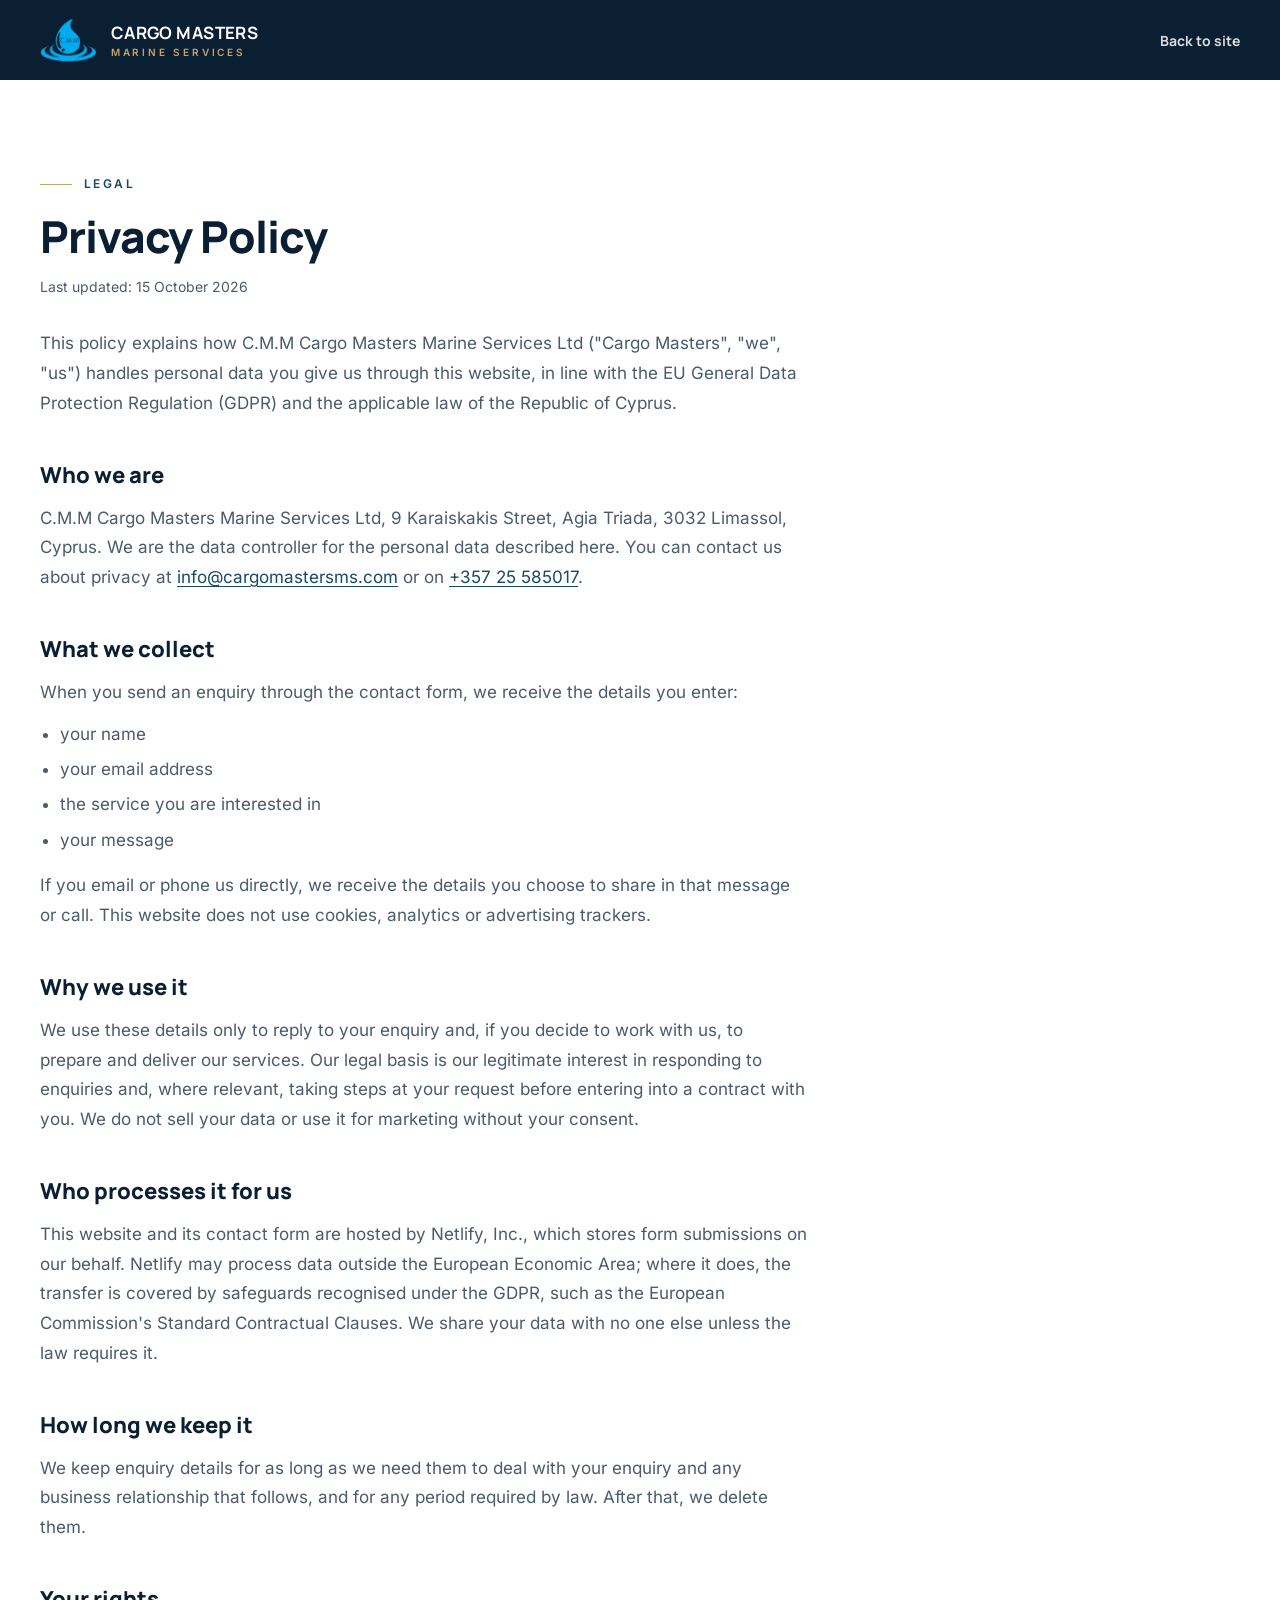
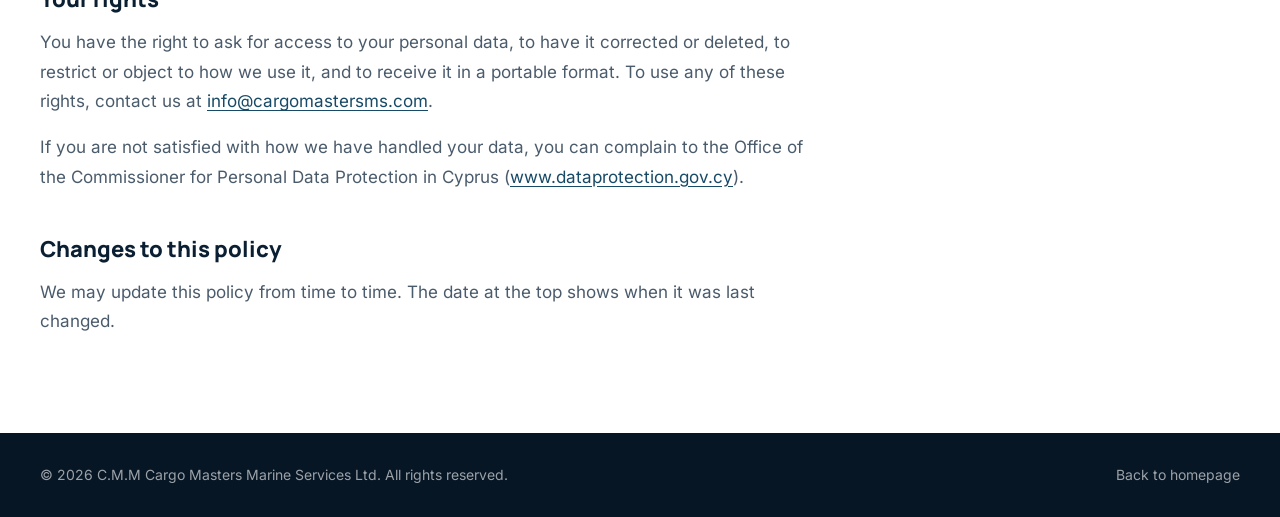
<file: privacy.html>
<!doctype html>
<html lang="en">
<head>
<meta charset="utf-8">
<meta name="viewport" content="width=device-width, initial-scale=1, viewport-fit=cover">
<link rel="icon" href="media/logo-cmm.png">
<title>Privacy Policy | Cargo Masters Marine Services</title>
<meta name="description" content="How C.M.M Cargo Masters Marine Services Ltd handles personal data sent through this website.">
<link rel="canonical" href="https://www.cargomastersms.com/privacy.html">
<meta name="theme-color" content="#0B1F33">
<link rel="stylesheet" href="assets/fonts.css">
<link rel="stylesheet" href="assets/site.css">
<style>
html { -webkit-text-size-adjust: 100%; }
body { background: #FFFFFF; color: #0B1F33; font-family: Inter, system-ui, -apple-system, 'Segoe UI', sans-serif; -webkit-font-smoothing: antialiased; }
.container-x { width: 100%; max-width: 1280px; margin-inline: auto; padding-left: max(20px, env(safe-area-inset-left, 0px)); padding-right: max(20px, env(safe-area-inset-right, 0px)); }
@media (min-width: 768px) { .container-x { padding-left: max(40px, env(safe-area-inset-left, 0px)); padding-right: max(40px, env(safe-area-inset-right, 0px)); } }
a:focus-visible { outline: 2px solid #C4A46A; outline-offset: 3px; }
.prose-cmm h2 { font-family: Manrope, system-ui, sans-serif; font-weight: 800; font-size: 1.375rem; margin-top: 2.5rem; margin-bottom: 0.75rem; color: #0B1F33; }
.prose-cmm p, .prose-cmm li { color: #4A5B6C; font-size: 1.0625rem; line-height: 1.75; }
.prose-cmm p + p { margin-top: 1rem; }
.prose-cmm ul { list-style: disc; padding-left: 1.25rem; margin-top: 0.75rem; }
.prose-cmm ul + p { margin-top: 1rem; }
.prose-cmm li + li { margin-top: 0.35rem; }
.prose-cmm a { color: #174A67; text-decoration: underline; text-underline-offset: 3px; }
</style>
</head>
<body>
<header class="bg-navy">
  <div class="container-x flex h-20 items-center justify-between gap-6">
    <a href="./" class="flex items-center gap-3.5" aria-label="Cargo Masters Marine Services, home">
      <img src="media/logo-cmm.png" alt="" class="h-11 w-auto">
      <span class="flex flex-col leading-none">
        <span class="font-display text-[17px] font-bold tracking-wide text-white">CARGO MASTERS</span>
        <span class="mt-1.5 text-[10px] font-semibold uppercase tracking-[0.28em] text-gold">Marine Services</span>
      </span>
    </a>
    <a href="./" class="font-display text-[14px] font-bold text-white/85 hover:text-white">Back to site</a>
  </div>
</header>

<main class="container-x py-16 md:py-24">
  <div class="max-w-3xl">
    <p class="flex items-center gap-3 text-xs font-semibold uppercase tracking-[0.2em] text-ocean"><span class="h-px w-8 bg-gold" aria-hidden="true"></span>Legal</p>
    <h1 class="mt-5 font-display text-3xl font-extrabold tracking-tight md:text-[2.75rem] md:leading-[1.12]">Privacy Policy</h1>
    <p class="mt-4 text-sm text-slate">Last updated: 15 October 2026</p>

    <div class="prose-cmm mt-8">
      <p>This policy explains how C.M.M Cargo Masters Marine Services Ltd ("Cargo Masters", "we", "us") handles personal data you give us through this website, in line with the EU General Data Protection Regulation (GDPR) and the applicable law of the Republic of Cyprus.</p>

      <h2>Who we are</h2>
      <p>C.M.M Cargo Masters Marine Services Ltd, 9 Karaiskakis Street, Agia Triada, 3032 Limassol, Cyprus. We are the data controller for the personal data described here. You can contact us about privacy at <a href="mailto:info@cargomastersms.com">info@cargomastersms.com</a> or on <a href="tel:+35725585017">+357 25 585017</a>.</p>

      <h2>What we collect</h2>
      <p>When you send an enquiry through the contact form, we receive the details you enter:</p>
      <ul>
        <li>your name</li>
        <li>your email address</li>
        <li>the service you are interested in</li>
        <li>your message</li>
      </ul>
      <p>If you email or phone us directly, we receive the details you choose to share in that message or call. This website does not use cookies, analytics or advertising trackers.</p>

      <h2>Why we use it</h2>
      <p>We use these details only to reply to your enquiry and, if you decide to work with us, to prepare and deliver our services. Our legal basis is our legitimate interest in responding to enquiries and, where relevant, taking steps at your request before entering into a contract with you. We do not sell your data or use it for marketing without your consent.</p>

      <h2>Who processes it for us</h2>
      <p>This website and its contact form are hosted by Netlify, Inc., which stores form submissions on our behalf. Netlify may process data outside the European Economic Area; where it does, the transfer is covered by safeguards recognised under the GDPR, such as the European Commission's Standard Contractual Clauses. We share your data with no one else unless the law requires it.</p>

      <h2>How long we keep it</h2>
      <p>We keep enquiry details for as long as we need them to deal with your enquiry and any business relationship that follows, and for any period required by law. After that, we delete them.</p>

      <h2>Your rights</h2>
      <p>You have the right to ask for access to your personal data, to have it corrected or deleted, to restrict or object to how we use it, and to receive it in a portable format. To use any of these rights, contact us at <a href="mailto:info@cargomastersms.com">info@cargomastersms.com</a>.</p>
      <p>If you are not satisfied with how we have handled your data, you can complain to the Office of the Commissioner for Personal Data Protection in Cyprus (<a href="https://www.dataprotection.gov.cy" rel="noopener">www.dataprotection.gov.cy</a>).</p>

      <h2>Changes to this policy</h2>
      <p>We may update this policy from time to time. The date at the top shows when it was last changed.</p>
    </div>
  </div>
</main>

<footer class="bg-deep text-white">
  <div class="container-x flex flex-col gap-3 py-8 text-sm text-white/60 sm:flex-row sm:items-center sm:justify-between">
    <p>© 2026 C.M.M Cargo Masters Marine Services Ltd. All rights reserved.</p>
    <a href="./" class="hover:text-white">Back to homepage</a>
  </div>
</footer>
</body>
</html>
</file>
<file: assets/fonts.css>
@font-face {
  font-family: 'Inter';
  font-style: normal;
  font-weight: 400;
  font-display: swap;
  src: url(fonts/inter-latin-ext-395290.woff2) format('woff2');
  unicode-range: U+0100-02BA, U+02BD-02C5, U+02C7-02CC, U+02CE-02D7, U+02DD-02FF, U+0304, U+0308, U+0329, U+1D00-1DBF, U+1E00-1E9F, U+1EF2-1EFF, U+2020, U+20A0-20AB, U+20AD-20C4, U+2113, U+2C60-2C7F, U+A720-A7FF;
}
@font-face {
  font-family: 'Inter';
  font-style: normal;
  font-weight: 400;
  font-display: swap;
  src: url(fonts/inter-latin-567244.woff2) format('woff2');
  unicode-range: U+0000-00FF, U+0131, U+0152-0153, U+02BB-02BC, U+02C6, U+02DA, U+02DC, U+0304, U+0308, U+0329, U+2000-206F, U+20AC, U+2122, U+2191, U+2193, U+2212, U+2215, U+FEFF, U+FFFD;
}
@font-face {
  font-family: 'Inter';
  font-style: normal;
  font-weight: 500;
  font-display: swap;
  src: url(fonts/inter-latin-ext-395290.woff2) format('woff2');
  unicode-range: U+0100-02BA, U+02BD-02C5, U+02C7-02CC, U+02CE-02D7, U+02DD-02FF, U+0304, U+0308, U+0329, U+1D00-1DBF, U+1E00-1E9F, U+1EF2-1EFF, U+2020, U+20A0-20AB, U+20AD-20C4, U+2113, U+2C60-2C7F, U+A720-A7FF;
}
@font-face {
  font-family: 'Inter';
  font-style: normal;
  font-weight: 500;
  font-display: swap;
  src: url(fonts/inter-latin-567244.woff2) format('woff2');
  unicode-range: U+0000-00FF, U+0131, U+0152-0153, U+02BB-02BC, U+02C6, U+02DA, U+02DC, U+0304, U+0308, U+0329, U+2000-206F, U+20AC, U+2122, U+2191, U+2193, U+2212, U+2215, U+FEFF, U+FFFD;
}
@font-face {
  font-family: 'Inter';
  font-style: normal;
  font-weight: 600;
  font-display: swap;
  src: url(fonts/inter-latin-ext-395290.woff2) format('woff2');
  unicode-range: U+0100-02BA, U+02BD-02C5, U+02C7-02CC, U+02CE-02D7, U+02DD-02FF, U+0304, U+0308, U+0329, U+1D00-1DBF, U+1E00-1E9F, U+1EF2-1EFF, U+2020, U+20A0-20AB, U+20AD-20C4, U+2113, U+2C60-2C7F, U+A720-A7FF;
}
@font-face {
  font-family: 'Inter';
  font-style: normal;
  font-weight: 600;
  font-display: swap;
  src: url(fonts/inter-latin-567244.woff2) format('woff2');
  unicode-range: U+0000-00FF, U+0131, U+0152-0153, U+02BB-02BC, U+02C6, U+02DA, U+02DC, U+0304, U+0308, U+0329, U+2000-206F, U+20AC, U+2122, U+2191, U+2193, U+2212, U+2215, U+FEFF, U+FFFD;
}
@font-face {
  font-family: 'Manrope';
  font-style: normal;
  font-weight: 600;
  font-display: swap;
  src: url(fonts/manrope-latin-ext-b4290e.woff2) format('woff2');
  unicode-range: U+0100-02BA, U+02BD-02C5, U+02C7-02CC, U+02CE-02D7, U+02DD-02FF, U+0304, U+0308, U+0329, U+1D00-1DBF, U+1E00-1E9F, U+1EF2-1EFF, U+2020, U+20A0-20AB, U+20AD-20C4, U+2113, U+2C60-2C7F, U+A720-A7FF;
}
@font-face {
  font-family: 'Manrope';
  font-style: normal;
  font-weight: 600;
  font-display: swap;
  src: url(fonts/manrope-latin-cf48e3.woff2) format('woff2');
  unicode-range: U+0000-00FF, U+0131, U+0152-0153, U+02BB-02BC, U+02C6, U+02DA, U+02DC, U+0304, U+0308, U+0329, U+2000-206F, U+20AC, U+2122, U+2191, U+2193, U+2212, U+2215, U+FEFF, U+FFFD;
}
@font-face {
  font-family: 'Manrope';
  font-style: normal;
  font-weight: 700;
  font-display: swap;
  src: url(fonts/manrope-latin-ext-b4290e.woff2) format('woff2');
  unicode-range: U+0100-02BA, U+02BD-02C5, U+02C7-02CC, U+02CE-02D7, U+02DD-02FF, U+0304, U+0308, U+0329, U+1D00-1DBF, U+1E00-1E9F, U+1EF2-1EFF, U+2020, U+20A0-20AB, U+20AD-20C4, U+2113, U+2C60-2C7F, U+A720-A7FF;
}
@font-face {
  font-family: 'Manrope';
  font-style: normal;
  font-weight: 700;
  font-display: swap;
  src: url(fonts/manrope-latin-cf48e3.woff2) format('woff2');
  unicode-range: U+0000-00FF, U+0131, U+0152-0153, U+02BB-02BC, U+02C6, U+02DA, U+02DC, U+0304, U+0308, U+0329, U+2000-206F, U+20AC, U+2122, U+2191, U+2193, U+2212, U+2215, U+FEFF, U+FFFD;
}
@font-face {
  font-family: 'Manrope';
  font-style: normal;
  font-weight: 800;
  font-display: swap;
  src: url(fonts/manrope-latin-ext-b4290e.woff2) format('woff2');
  unicode-range: U+0100-02BA, U+02BD-02C5, U+02C7-02CC, U+02CE-02D7, U+02DD-02FF, U+0304, U+0308, U+0329, U+1D00-1DBF, U+1E00-1E9F, U+1EF2-1EFF, U+2020, U+20A0-20AB, U+20AD-20C4, U+2113, U+2C60-2C7F, U+A720-A7FF;
}
@font-face {
  font-family: 'Manrope';
  font-style: normal;
  font-weight: 800;
  font-display: swap;
  src: url(fonts/manrope-latin-cf48e3.woff2) format('woff2');
  unicode-range: U+0000-00FF, U+0131, U+0152-0153, U+02BB-02BC, U+02C6, U+02DA, U+02DC, U+0304, U+0308, U+0329, U+2000-206F, U+20AC, U+2122, U+2191, U+2193, U+2212, U+2215, U+FEFF, U+FFFD;
}
</file>
<file: assets/site.css>
*,:after,:before{--tw-border-spacing-x:0;--tw-border-spacing-y:0;--tw-translate-x:0;--tw-translate-y:0;--tw-rotate:0;--tw-skew-x:0;--tw-skew-y:0;--tw-scale-x:1;--tw-scale-y:1;--tw-pan-x: ;--tw-pan-y: ;--tw-pinch-zoom: ;--tw-scroll-snap-strictness:proximity;--tw-gradient-from-position: ;--tw-gradient-via-position: ;--tw-gradient-to-position: ;--tw-ordinal: ;--tw-slashed-zero: ;--tw-numeric-figure: ;--tw-numeric-spacing: ;--tw-numeric-fraction: ;--tw-ring-inset: ;--tw-ring-offset-width:0px;--tw-ring-offset-color:#fff;--tw-ring-color:rgba(59,130,246,.5);--tw-ring-offset-shadow:0 0 #0000;--tw-ring-shadow:0 0 #0000;--tw-shadow:0 0 #0000;--tw-shadow-colored:0 0 #0000;--tw-blur: ;--tw-brightness: ;--tw-contrast: ;--tw-grayscale: ;--tw-hue-rotate: ;--tw-invert: ;--tw-saturate: ;--tw-sepia: ;--tw-drop-shadow: ;--tw-backdrop-blur: ;--tw-backdrop-brightness: ;--tw-backdrop-contrast: ;--tw-backdrop-grayscale: ;--tw-backdrop-hue-rotate: ;--tw-backdrop-invert: ;--tw-backdrop-opacity: ;--tw-backdrop-saturate: ;--tw-backdrop-sepia: ;--tw-contain-size: ;--tw-contain-layout: ;--tw-contain-paint: ;--tw-contain-style: }::backdrop{--tw-border-spacing-x:0;--tw-border-spacing-y:0;--tw-translate-x:0;--tw-translate-y:0;--tw-rotate:0;--tw-skew-x:0;--tw-skew-y:0;--tw-scale-x:1;--tw-scale-y:1;--tw-pan-x: ;--tw-pan-y: ;--tw-pinch-zoom: ;--tw-scroll-snap-strictness:proximity;--tw-gradient-from-position: ;--tw-gradient-via-position: ;--tw-gradient-to-position: ;--tw-ordinal: ;--tw-slashed-zero: ;--tw-numeric-figure: ;--tw-numeric-spacing: ;--tw-numeric-fraction: ;--tw-ring-inset: ;--tw-ring-offset-width:0px;--tw-ring-offset-color:#fff;--tw-ring-color:rgba(59,130,246,.5);--tw-ring-offset-shadow:0 0 #0000;--tw-ring-shadow:0 0 #0000;--tw-shadow:0 0 #0000;--tw-shadow-colored:0 0 #0000;--tw-blur: ;--tw-brightness: ;--tw-contrast: ;--tw-grayscale: ;--tw-hue-rotate: ;--tw-invert: ;--tw-saturate: ;--tw-sepia: ;--tw-drop-shadow: ;--tw-backdrop-blur: ;--tw-backdrop-brightness: ;--tw-backdrop-contrast: ;--tw-backdrop-grayscale: ;--tw-backdrop-hue-rotate: ;--tw-backdrop-invert: ;--tw-backdrop-opacity: ;--tw-backdrop-saturate: ;--tw-backdrop-sepia: ;--tw-contain-size: ;--tw-contain-layout: ;--tw-contain-paint: ;--tw-contain-style: }/*! tailwindcss v3.4.17 | MIT License | https://tailwindcss.com*/*,:after,:before{box-sizing:border-box;border:0 solid #e5e7eb}:after,:before{--tw-content:""}:host,html{line-height:1.5;-webkit-text-size-adjust:100%;-moz-tab-size:4;-o-tab-size:4;tab-size:4;font-family:Inter,system-ui,-apple-system,Segoe UI,sans-serif;font-feature-settings:normal;font-variation-settings:normal;-webkit-tap-highlight-color:transparent}body{margin:0;line-height:inherit}hr{height:0;color:inherit;border-top-width:1px}abbr:where([title]){-webkit-text-decoration:underline dotted;text-decoration:underline dotted}h1,h2,h3,h4,h5,h6{font-size:inherit;font-weight:inherit}a{color:inherit;text-decoration:inherit}b,strong{font-weight:bolder}code,kbd,pre,samp{font-family:ui-monospace,SFMono-Regular,Menlo,Monaco,Consolas,Liberation Mono,Courier New,monospace;font-feature-settings:normal;font-variation-settings:normal;font-size:1em}small{font-size:80%}sub,sup{font-size:75%;line-height:0;position:relative;vertical-align:baseline}sub{bottom:-.25em}sup{top:-.5em}table{text-indent:0;border-color:inherit;border-collapse:collapse}button,input,optgroup,select,textarea{font-family:inherit;font-feature-settings:inherit;font-variation-settings:inherit;font-size:100%;font-weight:inherit;line-height:inherit;letter-spacing:inherit;color:inherit;margin:0;padding:0}button,select{text-transform:none}button,input:where([type=button]),input:where([type=reset]),input:where([type=submit]){-webkit-appearance:button;background-color:transparent;background-image:none}:-moz-focusring{outline:auto}:-moz-ui-invalid{box-shadow:none}progress{vertical-align:baseline}::-webkit-inner-spin-button,::-webkit-outer-spin-button{height:auto}[type=search]{-webkit-appearance:textfield;outline-offset:-2px}::-webkit-search-decoration{-webkit-appearance:none}::-webkit-file-upload-button{-webkit-appearance:button;font:inherit}summary{display:list-item}blockquote,dd,dl,figure,h1,h2,h3,h4,h5,h6,hr,p,pre{margin:0}fieldset{margin:0}fieldset,legend{padding:0}menu,ol,ul{list-style:none;margin:0;padding:0}dialog{padding:0}textarea{resize:vertical}input::-moz-placeholder,textarea::-moz-placeholder{opacity:1;color:#9ca3af}input::placeholder,textarea::placeholder{opacity:1;color:#9ca3af}[role=button],button{cursor:pointer}:disabled{cursor:default}audio,canvas,embed,iframe,img,object,svg,video{display:block;vertical-align:middle}img,video{max-width:100%;height:auto}[hidden]:where(:not([hidden=until-found])){display:none}.container{width:100%}@media (min-width:640px){.container{max-width:640px}}@media (min-width:768px){.container{max-width:768px}}@media (min-width:1024px){.container{max-width:1024px}}@media (min-width:1280px){.container{max-width:1280px}}@media (min-width:1536px){.container{max-width:1536px}}.pointer-events-none{pointer-events:none}.visible{visibility:visible}.fixed{position:fixed}.absolute{position:absolute}.relative{position:relative}.inset-0{inset:0}.inset-x-0{left:0;right:0}.-top-px{top:-1px}.bottom-0{bottom:0}.bottom-5{bottom:1.25rem}.left-0{left:0}.left-1\/2{left:50%}.right-4{right:1rem}.right-5{right:1.25rem}.right-6{right:1.5rem}.top-0{top:0}.top-1\/2{top:50%}.top-4{top:1rem}.isolate{isolation:isolate}.-z-10{z-index:-10}.z-10{z-index:10}.z-20{z-index:20}.z-50{z-index:50}.col-span-2{grid-column:span 2/span 2}.col-span-3{grid-column:span 3/span 3}.col-span-4{grid-column:span 4/span 4}.col-span-5{grid-column:span 5/span 5}.col-span-6{grid-column:span 6/span 6}.col-span-7{grid-column:span 7/span 7}.col-start-7{grid-column-start:7}.ml-2{margin-left:.5rem}.mt-0\.5{margin-top:.125rem}.mt-1{margin-top:.25rem}.mt-1\.5{margin-top:.375rem}.mt-28{margin-top:7rem}.mt-4{margin-top:1rem}.mt-5{margin-top:1.25rem}.mt-8{margin-top:2rem}.mt-\[0\.6em\]{margin-top:.6em}.mt-auto{margin-top:auto}.block{display:block}.flex{display:flex}.inline-flex{display:inline-flex}.grid{display:grid}.hidden{display:none}.aspect-\[4\/5\]{aspect-ratio:4/5}.h-0\.5{height:.125rem}.h-1\/3{height:33.333333%}.h-10{height:2.5rem}.h-11{height:2.75rem}.h-14{height:3.5rem}.h-20{height:5rem}.h-3\.5{height:.875rem}.h-32{height:8rem}.h-4{height:1rem}.h-48{height:12rem}.h-5{height:1.25rem}.h-6{height:1.5rem}.h-7{height:1.75rem}.h-9{height:2.25rem}.h-auto{height:auto}.h-full{height:100%}.h-px{height:1px}.w-10{width:2.5rem}.w-11{width:2.75rem}.w-14{width:3.5rem}.w-3\.5{width:.875rem}.w-4{width:1rem}.w-5{width:1.25rem}.w-6{width:1.5rem}.w-7{width:1.75rem}.w-8{width:2rem}.w-9{width:2.25rem}.w-\[900px\]{width:900px}.w-auto{width:auto}.w-full{width:100%}.w-px{width:1px}.min-w-0{min-width:0}.max-w-2xl{max-width:42rem}.max-w-3xl{max-width:48rem}.max-w-full{max-width:100%}.max-w-lg{max-width:32rem}.max-w-md{max-width:28rem}.max-w-none{max-width:none}.max-w-sm{max-width:24rem}.max-w-xl{max-width:36rem}.flex-1{flex:1 1 0%}.shrink-0{flex-shrink:0}.origin-left{transform-origin:left}.-translate-x-1\/2{--tw-translate-x:-50%}.-translate-x-1\/2,.-translate-y-1\/2{transform:translate(var(--tw-translate-x),var(--tw-translate-y)) rotate(var(--tw-rotate)) skewX(var(--tw-skew-x)) skewY(var(--tw-skew-y)) scaleX(var(--tw-scale-x)) scaleY(var(--tw-scale-y))}.-translate-y-1\/2{--tw-translate-y:-50%}.translate-y-0{--tw-translate-y:0px}.scale-x-0,.translate-y-0{transform:translate(var(--tw-translate-x),var(--tw-translate-y)) rotate(var(--tw-rotate)) skewX(var(--tw-skew-x)) skewY(var(--tw-skew-y)) scaleX(var(--tw-scale-x)) scaleY(var(--tw-scale-y))}.scale-x-0{--tw-scale-x:0}.transform{transform:translate(var(--tw-translate-x),var(--tw-translate-y)) rotate(var(--tw-rotate)) skewX(var(--tw-skew-x)) skewY(var(--tw-skew-y)) scaleX(var(--tw-scale-x)) scaleY(var(--tw-scale-y))}.select-all{-webkit-user-select:all;-moz-user-select:all;user-select:all}.resize-y{resize:vertical}.scroll-mt-20{scroll-margin-top:5rem}.scroll-mt-28{scroll-margin-top:7rem}.grid-cols-12{grid-template-columns:repeat(12,minmax(0,1fr))}.grid-cols-2{grid-template-columns:repeat(2,minmax(0,1fr))}.grid-cols-4{grid-template-columns:repeat(4,minmax(0,1fr))}.grid-cols-5{grid-template-columns:repeat(5,minmax(0,1fr))}.grid-cols-6{grid-template-columns:repeat(6,minmax(0,1fr))}.grid-rows-\[0fr\]{grid-template-rows:0fr}.grid-rows-\[1fr\]{grid-template-rows:1fr}.flex-col{flex-direction:column}.flex-wrap{flex-wrap:wrap}.place-items-center{place-items:center}.items-start{align-items:flex-start}.items-end{align-items:flex-end}.items-center{align-items:center}.justify-center{justify-content:center}.justify-between{justify-content:space-between}.gap-1\.5{gap:.375rem}.gap-12{gap:3rem}.gap-14{gap:3.5rem}.gap-16{gap:4rem}.gap-2{gap:.5rem}.gap-2\.5{gap:.625rem}.gap-20{gap:5rem}.gap-3{gap:.75rem}.gap-3\.5{gap:.875rem}.gap-4{gap:1rem}.gap-5{gap:1.25rem}.gap-6{gap:1.5rem}.gap-8{gap:2rem}.gap-9{gap:2.25rem}.gap-x-10{-moz-column-gap:2.5rem;column-gap:2.5rem}.gap-x-4{-moz-column-gap:1rem;column-gap:1rem}.gap-y-12{row-gap:3rem}.gap-y-2{row-gap:.5rem}.divide-y>:not([hidden])~:not([hidden]){--tw-divide-y-reverse:0;border-top-width:calc(1px*(1 - var(--tw-divide-y-reverse)));border-bottom-width:calc(1px*var(--tw-divide-y-reverse))}.divide-white\/15>:not([hidden])~:not([hidden]){border-color:hsla(0,0%,100%,.15)}.self-start{align-self:flex-start}.overflow-hidden{overflow:hidden}.text-wrap{text-wrap:wrap}.text-balance{text-wrap:balance}.break-words{overflow-wrap:break-word}.rounded-full{border-radius:9999px}.rounded-sm{border-radius:.125rem}.border{border-width:1px}.border-0{border-width:0}.border-y{border-top-width:1px}.border-b,.border-y{border-bottom-width:1px}.border-t{border-top-width:1px}.border-gold\/70{border-color:hsla(39,43%,59%,.7)}.border-navy{--tw-border-opacity:1;border-color:rgb(11 31 51/var(--tw-border-opacity,1))}.border-navy\/10{border-color:rgba(11,31,51,.1)}.border-navy\/15{border-color:rgba(11,31,51,.15)}.border-navy\/25{border-color:rgba(11,31,51,.25)}.border-white\/10{border-color:hsla(0,0%,100%,.1)}.border-white\/15{border-color:hsla(0,0%,100%,.15)}.border-white\/20{border-color:hsla(0,0%,100%,.2)}.border-white\/25{border-color:hsla(0,0%,100%,.25)}.border-white\/30{border-color:hsla(0,0%,100%,.3)}.border-white\/40{border-color:hsla(0,0%,100%,.4)}.bg-deep{--tw-bg-opacity:1;background-color:rgb(7 22 37/var(--tw-bg-opacity,1))}.bg-gold{--tw-bg-opacity:1;background-color:rgb(196 164 106/var(--tw-bg-opacity,1))}.bg-mist{--tw-bg-opacity:1;background-color:rgb(243 245 247/var(--tw-bg-opacity,1))}.bg-navy{--tw-bg-opacity:1;background-color:rgb(11 31 51/var(--tw-bg-opacity,1))}.bg-navy\/15{background-color:rgba(11,31,51,.15)}.bg-navy\/40{background-color:rgba(11,31,51,.4)}.bg-navy\/90{background-color:rgba(11,31,51,.9)}.bg-ocean{--tw-bg-opacity:1;background-color:rgb(23 74 103/var(--tw-bg-opacity,1))}.bg-transparent{background-color:transparent}.bg-white{--tw-bg-opacity:1;background-color:rgb(255 255 255/var(--tw-bg-opacity,1))}.bg-white\/10{background-color:hsla(0,0%,100%,.1)}.bg-white\/20{background-color:hsla(0,0%,100%,.2)}.bg-white\/5{background-color:hsla(0,0%,100%,.05)}.bg-\[radial-gradient\(ellipse_at_80\%_30\%\2c \#174A67_0\%\2c transparent_60\%\)\]{background-image:radial-gradient(ellipse at 80% 30%,#174a67 0,transparent 60%)}.bg-gradient-to-b{background-image:linear-gradient(to bottom,var(--tw-gradient-stops))}.bg-gradient-to-r{background-image:linear-gradient(to right,var(--tw-gradient-stops))}.bg-gradient-to-t{background-image:linear-gradient(to top,var(--tw-gradient-stops))}.from-navy{--tw-gradient-from:#0b1f33 var(--tw-gradient-from-position);--tw-gradient-to:rgba(11,31,51,0) var(--tw-gradient-to-position);--tw-gradient-stops:var(--tw-gradient-from),var(--tw-gradient-to)}.from-navy\/60{--tw-gradient-from:rgba(11,31,51,.6) var(--tw-gradient-from-position);--tw-gradient-to:rgba(11,31,51,0) var(--tw-gradient-to-position);--tw-gradient-stops:var(--tw-gradient-from),var(--tw-gradient-to)}.from-navy\/70{--tw-gradient-from:rgba(11,31,51,.7) var(--tw-gradient-from-position);--tw-gradient-to:rgba(11,31,51,0) var(--tw-gradient-to-position);--tw-gradient-stops:var(--tw-gradient-from),var(--tw-gradient-to)}.from-navy\/90{--tw-gradient-from:rgba(11,31,51,.9) var(--tw-gradient-from-position);--tw-gradient-to:rgba(11,31,51,0) var(--tw-gradient-to-position);--tw-gradient-stops:var(--tw-gradient-from),var(--tw-gradient-to)}.from-navy\/95{--tw-gradient-from:rgba(11,31,51,.95) var(--tw-gradient-from-position);--tw-gradient-to:rgba(11,31,51,0) var(--tw-gradient-to-position);--tw-gradient-stops:var(--tw-gradient-from),var(--tw-gradient-to)}.via-navy\/55{--tw-gradient-to:rgba(11,31,51,0) var(--tw-gradient-to-position);--tw-gradient-stops:var(--tw-gradient-from),rgba(11,31,51,.55) var(--tw-gradient-via-position),var(--tw-gradient-to)}.via-navy\/70{--tw-gradient-to:rgba(11,31,51,0) var(--tw-gradient-to-position);--tw-gradient-stops:var(--tw-gradient-from),rgba(11,31,51,.7) var(--tw-gradient-via-position),var(--tw-gradient-to)}.to-navy\/20{--tw-gradient-to:rgba(11,31,51,.2) var(--tw-gradient-to-position)}.to-navy\/5{--tw-gradient-to:rgba(11,31,51,.05) var(--tw-gradient-to-position)}.to-transparent{--tw-gradient-to:transparent var(--tw-gradient-to-position)}.object-cover{-o-object-fit:cover;object-fit:cover}.object-\[30\%_50\%\]{-o-object-position:30% 50%;object-position:30% 50%}.p-8{padding:2rem}.px-4{padding-left:1rem;padding-right:1rem}.px-5{padding-left:1.25rem;padding-right:1.25rem}.px-7{padding-left:1.75rem;padding-right:1.75rem}.py-1{padding-top:.25rem;padding-bottom:.25rem}.py-16{padding-top:4rem;padding-bottom:4rem}.py-2{padding-top:.5rem;padding-bottom:.5rem}.py-20{padding-top:5rem;padding-bottom:5rem}.py-24{padding-top:6rem;padding-bottom:6rem}.py-3{padding-top:.75rem;padding-bottom:.75rem}.py-3\.5{padding-top:.875rem;padding-bottom:.875rem}.py-32{padding-top:8rem;padding-bottom:8rem}.py-4{padding-top:1rem;padding-bottom:1rem}.py-5{padding-top:1.25rem;padding-bottom:1.25rem}.py-6{padding-top:1.5rem;padding-bottom:1.5rem}.py-8{padding-top:2rem;padding-bottom:2rem}.pb-16{padding-bottom:4rem}.pb-2{padding-bottom:.5rem}.pl-5{padding-left:1.25rem}.pt-4{padding-top:1rem}.pt-40{padding-top:10rem}.pt-5{padding-top:1.25rem}.pt-52{padding-top:13rem}.pt-6{padding-top:1.5rem}.pt-8{padding-top:2rem}.text-left{text-align:left}.font-display{font-family:Manrope,Plus Jakarta Sans,system-ui,sans-serif}.font-sans{font-family:Inter,system-ui,-apple-system,Segoe UI,sans-serif}.text-2xl{font-size:1.5rem;line-height:2rem}.text-3xl{font-size:1.875rem;line-height:2.25rem}.text-4xl{font-size:2.25rem;line-height:2.5rem}.text-\[10px\]{font-size:10px}.text-\[14px\]{font-size:14px}.text-\[15px\]{font-size:15px}.text-\[17px\]{font-size:17px}.text-\[2\.6rem\]{font-size:2.6rem}.text-\[6\.5rem\]{font-size:6.5rem}.text-base{font-size:1rem;line-height:1.5rem}.text-lg{font-size:1.125rem;line-height:1.75rem}.text-sm{font-size:.875rem;line-height:1.25rem}.text-xl{font-size:1.25rem;line-height:1.75rem}.text-xs{font-size:.75rem;line-height:1rem}.font-bold{font-weight:700}.font-extrabold{font-weight:800}.font-medium{font-weight:500}.font-normal{font-weight:400}.font-semibold{font-weight:600}.uppercase{text-transform:uppercase}.not-italic{font-style:normal}.tabular-nums{--tw-numeric-spacing:tabular-nums;font-variant-numeric:var(--tw-ordinal) var(--tw-slashed-zero) var(--tw-numeric-figure) var(--tw-numeric-spacing) var(--tw-numeric-fraction)}.leading-\[0\.88\]{line-height:.88}.leading-\[1\.04\]{line-height:1.04}.leading-\[1\.08\]{line-height:1.08}.leading-\[1\.12\]{line-height:1.12}.leading-none{line-height:1}.leading-relaxed{line-height:1.625}.leading-snug{line-height:1.375}.tracking-\[0\.06em\]{letter-spacing:.06em}.tracking-\[0\.18em\]{letter-spacing:.18em}.tracking-\[0\.22em\]{letter-spacing:.22em}.tracking-\[0\.24em\]{letter-spacing:.24em}.tracking-\[0\.28em\]{letter-spacing:.28em}.tracking-\[0\.2em\]{letter-spacing:.2em}.tracking-\[0\.32em\]{letter-spacing:.32em}.tracking-tight{letter-spacing:-.025em}.tracking-wide{letter-spacing:.025em}.text-\[\#f2b8a8\]{--tw-text-opacity:1;color:rgb(242 184 168/var(--tw-text-opacity,1))}.text-gold{--tw-text-opacity:1;color:rgb(196 164 106/var(--tw-text-opacity,1))}.text-gold\/90{color:hsla(39,43%,59%,.9)}.text-navy{--tw-text-opacity:1;color:rgb(11 31 51/var(--tw-text-opacity,1))}.text-navy\/80{color:rgba(11,31,51,.8)}.text-ocean{--tw-text-opacity:1;color:rgb(23 74 103/var(--tw-text-opacity,1))}.text-slate{--tw-text-opacity:1;color:rgb(74 91 108/var(--tw-text-opacity,1))}.text-white{--tw-text-opacity:1;color:rgb(255 255 255/var(--tw-text-opacity,1))}.text-white\/40{color:hsla(0,0%,100%,.4)}.text-white\/50{color:hsla(0,0%,100%,.5)}.text-white\/55{color:hsla(0,0%,100%,.55)}.text-white\/60{color:hsla(0,0%,100%,.6)}.text-white\/65{color:hsla(0,0%,100%,.65)}.text-white\/70{color:hsla(0,0%,100%,.7)}.text-white\/75{color:hsla(0,0%,100%,.75)}.text-white\/80{color:hsla(0,0%,100%,.8)}.text-white\/85{color:hsla(0,0%,100%,.85)}.underline{text-decoration-line:underline}.antialiased{-webkit-font-smoothing:antialiased;-moz-osx-font-smoothing:grayscale}.opacity-60{opacity:.6}.shadow-\[0_1px_0_rgba\(11\2c 31\2c 51\2c 0\.08\)\]{--tw-shadow:0 1px 0 rgba(11,31,51,.08);--tw-shadow-colored:0 1px 0 var(--tw-shadow-color);box-shadow:var(--tw-ring-offset-shadow,0 0 #0000),var(--tw-ring-shadow,0 0 #0000),var(--tw-shadow)}.shadow-\[0_40px_80px_-40px_rgba\(11\2c 31\2c 51\2c 0\.55\)\]{--tw-shadow:0 40px 80px -40px rgba(11,31,51,.55);--tw-shadow-colored:0 40px 80px -40px var(--tw-shadow-color);box-shadow:var(--tw-ring-offset-shadow,0 0 #0000),var(--tw-ring-shadow,0 0 #0000),var(--tw-shadow)}.outline{outline-style:solid}.filter{filter:var(--tw-blur) var(--tw-brightness) var(--tw-contrast) var(--tw-grayscale) var(--tw-hue-rotate) var(--tw-invert) var(--tw-saturate) var(--tw-sepia) var(--tw-drop-shadow)}.backdrop-blur-sm{--tw-backdrop-blur:blur(4px);-webkit-backdrop-filter:var(--tw-backdrop-blur) var(--tw-backdrop-brightness) var(--tw-backdrop-contrast) var(--tw-backdrop-grayscale) var(--tw-backdrop-hue-rotate) var(--tw-backdrop-invert) var(--tw-backdrop-opacity) var(--tw-backdrop-saturate) var(--tw-backdrop-sepia);backdrop-filter:var(--tw-backdrop-blur) var(--tw-backdrop-brightness) var(--tw-backdrop-contrast) var(--tw-backdrop-grayscale) var(--tw-backdrop-hue-rotate) var(--tw-backdrop-invert) var(--tw-backdrop-opacity) var(--tw-backdrop-saturate) var(--tw-backdrop-sepia)}.transition{transition-property:color,background-color,border-color,text-decoration-color,fill,stroke,opacity,box-shadow,transform,filter,-webkit-backdrop-filter;transition-property:color,background-color,border-color,text-decoration-color,fill,stroke,opacity,box-shadow,transform,filter,backdrop-filter;transition-property:color,background-color,border-color,text-decoration-color,fill,stroke,opacity,box-shadow,transform,filter,backdrop-filter,-webkit-backdrop-filter;transition-timing-function:cubic-bezier(.4,0,.2,1);transition-duration:.15s}.transition-\[background-color\2c box-shadow\]{transition-property:background-color,box-shadow;transition-timing-function:cubic-bezier(.4,0,.2,1);transition-duration:.15s}.transition-\[grid-template-rows\]{transition-property:grid-template-rows;transition-timing-function:cubic-bezier(.4,0,.2,1);transition-duration:.15s}.transition-\[transform\2c box-shadow\2c border-color\]{transition-property:transform,box-shadow,border-color;transition-timing-function:cubic-bezier(.4,0,.2,1);transition-duration:.15s}.transition-colors{transition-property:color,background-color,border-color,text-decoration-color,fill,stroke;transition-timing-function:cubic-bezier(.4,0,.2,1);transition-duration:.15s}.transition-transform{transition-property:transform;transition-timing-function:cubic-bezier(.4,0,.2,1);transition-duration:.15s}.duration-200{transition-duration:.2s}.duration-300{transition-duration:.3s}.duration-500{transition-duration:.5s}.duration-\[1200ms\]{transition-duration:1.2s}.ease-out{transition-timing-function:cubic-bezier(0,0,.2,1)}.placeholder\:text-white\/40::-moz-placeholder{color:hsla(0,0%,100%,.4)}.placeholder\:text-white\/40::placeholder{color:hsla(0,0%,100%,.4)}.after\:absolute:after{content:var(--tw-content);position:absolute}.after\:inset-x-0:after{content:var(--tw-content);left:0;right:0}.after\:-bottom-0\.5:after{content:var(--tw-content);bottom:-.125rem}.after\:h-px:after{content:var(--tw-content);height:1px}.after\:origin-left:after{content:var(--tw-content);transform-origin:left}.after\:scale-x-0:after{content:var(--tw-content);--tw-scale-x:0;transform:translate(var(--tw-translate-x),var(--tw-translate-y)) rotate(var(--tw-rotate)) skewX(var(--tw-skew-x)) skewY(var(--tw-skew-y)) scaleX(var(--tw-scale-x)) scaleY(var(--tw-scale-y))}.after\:bg-gold:after{content:var(--tw-content);--tw-bg-opacity:1;background-color:rgb(196 164 106/var(--tw-bg-opacity,1))}.after\:transition-transform:after{content:var(--tw-content);transition-property:transform;transition-timing-function:cubic-bezier(.4,0,.2,1);transition-duration:.15s}.last\:border-0:last-child{border-width:0}.hover\:-translate-y-1:hover{--tw-translate-y:-0.25rem;transform:translate(var(--tw-translate-x),var(--tw-translate-y)) rotate(var(--tw-rotate)) skewX(var(--tw-skew-x)) skewY(var(--tw-skew-y)) scaleX(var(--tw-scale-x)) scaleY(var(--tw-scale-y))}.hover\:border-navy:hover{--tw-border-opacity:1;border-color:rgb(11 31 51/var(--tw-border-opacity,1))}.hover\:border-navy\/20:hover{border-color:rgba(11,31,51,.2)}.hover\:border-white:hover{--tw-border-opacity:1;border-color:rgb(255 255 255/var(--tw-border-opacity,1))}.hover\:bg-\[\#d3b783\]:hover{--tw-bg-opacity:1;background-color:rgb(211 183 131/var(--tw-bg-opacity,1))}.hover\:bg-navy:hover{--tw-bg-opacity:1;background-color:rgb(11 31 51/var(--tw-bg-opacity,1))}.hover\:bg-ocean:hover{--tw-bg-opacity:1;background-color:rgb(23 74 103/var(--tw-bg-opacity,1))}.hover\:bg-white\/10:hover{background-color:hsla(0,0%,100%,.1)}.hover\:text-gold:hover{--tw-text-opacity:1;color:rgb(196 164 106/var(--tw-text-opacity,1))}.hover\:text-navy:hover{--tw-text-opacity:1;color:rgb(11 31 51/var(--tw-text-opacity,1))}.hover\:text-ocean:hover{--tw-text-opacity:1;color:rgb(23 74 103/var(--tw-text-opacity,1))}.hover\:text-white:hover{--tw-text-opacity:1;color:rgb(255 255 255/var(--tw-text-opacity,1))}.hover\:shadow-\[0_24px_48px_-24px_rgba\(11\2c 31\2c 51\2c 0\.35\)\]:hover{--tw-shadow:0 24px 48px -24px rgba(11,31,51,.35);--tw-shadow-colored:0 24px 48px -24px var(--tw-shadow-color);box-shadow:var(--tw-ring-offset-shadow,0 0 #0000),var(--tw-ring-shadow,0 0 #0000),var(--tw-shadow)}.hover\:after\:scale-x-100:hover:after{content:var(--tw-content);--tw-scale-x:1;transform:translate(var(--tw-translate-x),var(--tw-translate-y)) rotate(var(--tw-rotate)) skewX(var(--tw-skew-x)) skewY(var(--tw-skew-y)) scaleX(var(--tw-scale-x)) scaleY(var(--tw-scale-y))}.focus\:border-gold:focus{--tw-border-opacity:1;border-color:rgb(196 164 106/var(--tw-border-opacity,1))}.focus\:outline-none:focus{outline:2px solid transparent;outline-offset:2px}.disabled\:opacity-60:disabled{opacity:.6}.group:hover .group-hover\:translate-x-1{--tw-translate-x:0.25rem}.group:hover .group-hover\:scale-\[1\.03\],.group:hover .group-hover\:translate-x-1{transform:translate(var(--tw-translate-x),var(--tw-translate-y)) rotate(var(--tw-rotate)) skewX(var(--tw-skew-x)) skewY(var(--tw-skew-y)) scaleX(var(--tw-scale-x)) scaleY(var(--tw-scale-y))}.group:hover .group-hover\:scale-\[1\.03\]{--tw-scale-x:1.03;--tw-scale-y:1.03}.group:hover .group-hover\:scale-x-100{--tw-scale-x:1;transform:translate(var(--tw-translate-x),var(--tw-translate-y)) rotate(var(--tw-rotate)) skewX(var(--tw-skew-x)) skewY(var(--tw-skew-y)) scaleX(var(--tw-scale-x)) scaleY(var(--tw-scale-y))}.group\/cap:hover .group-hover\/cap\:border-gold{--tw-border-opacity:1;border-color:rgb(196 164 106/var(--tw-border-opacity,1))}.group:hover .group-hover\:bg-navy{--tw-bg-opacity:1;background-color:rgb(11 31 51/var(--tw-bg-opacity,1))}.group\/cap:hover .group-hover\/cap\:text-navy{--tw-text-opacity:1;color:rgb(11 31 51/var(--tw-text-opacity,1))}.group:hover .group-hover\:text-gold{--tw-text-opacity:1;color:rgb(196 164 106/var(--tw-text-opacity,1))}.group:hover .group-hover\:text-white\/90{color:hsla(0,0%,100%,.9)}.has-\[\[aria-expanded\=true\]\]\:items-start:has([aria-expanded=true]){align-items:flex-start}@media (min-width:640px){.sm\:bottom-6{bottom:1.5rem}.sm\:right-6{right:1.5rem}.sm\:col-span-2{grid-column:span 2/span 2}.sm\:inline-flex{display:inline-flex}.sm\:grid-cols-2{grid-template-columns:repeat(2,minmax(0,1fr))}.sm\:flex-row{flex-direction:row}.sm\:items-center{align-items:center}.sm\:justify-between{justify-content:space-between}.sm\:gap-4{gap:1rem}.sm\:px-6{padding-left:1.5rem;padding-right:1.5rem}.sm\:py-5{padding-top:1.25rem;padding-bottom:1.25rem}.sm\:pl-6{padding-left:1.5rem}.sm\:pt-6{padding-top:1.5rem}.sm\:text-6xl{font-size:3.75rem;line-height:1}.sm\:text-\[8\.5rem\]{font-size:8.5rem}.sm\:text-base{font-size:1rem;line-height:1.5rem}.sm\:text-lg{font-size:1.125rem;line-height:1.75rem}}@media (min-width:768px){.md\:col-span-2{grid-column:span 2/span 2}.md\:grid-cols-2{grid-template-columns:repeat(2,minmax(0,1fr))}.md\:flex-row{flex-direction:row}.md\:items-center{align-items:center}.md\:self-auto{align-self:auto}.md\:p-10{padding:2.5rem}.md\:py-24{padding-top:6rem;padding-bottom:6rem}.md\:py-32{padding-top:8rem;padding-bottom:8rem}.md\:pb-20{padding-bottom:5rem}.md\:pt-52{padding-top:13rem}.md\:text-\[2\.75rem\]{font-size:2.75rem}.md\:text-\[3\.4rem\]{font-size:3.4rem}.md\:text-xl{font-size:1.25rem;line-height:1.75rem}.md\:leading-\[1\.12\]{line-height:1.12}}@media (min-width:1024px){.lg\:inset-0{inset:0}.lg\:left-0{left:0}.lg\:top-0{top:0}.lg\:col-span-2{grid-column:span 2/span 2}.lg\:col-span-3{grid-column:span 3/span 3}.lg\:col-span-4{grid-column:span 4/span 4}.lg\:col-span-5{grid-column:span 5/span 5}.lg\:col-span-6{grid-column:span 6/span 6}.lg\:col-span-7{grid-column:span 7/span 7}.lg\:col-start-5{grid-column-start:5}.lg\:col-start-7{grid-column-start:7}.lg\:col-start-9{grid-column-start:9}.lg\:block{display:block}.lg\:hidden{display:none}.lg\:h-full{height:100%}.lg\:w-full{width:100%}.lg\:translate-x-0{--tw-translate-x:0px}.lg\:translate-x-0,.lg\:translate-y-0{transform:translate(var(--tw-translate-x),var(--tw-translate-y)) rotate(var(--tw-rotate)) skewX(var(--tw-skew-x)) skewY(var(--tw-skew-y)) scaleX(var(--tw-scale-x)) scaleY(var(--tw-scale-y))}.lg\:translate-y-0{--tw-translate-y:0px}.lg\:grid-cols-12{grid-template-columns:repeat(12,minmax(0,1fr))}.lg\:grid-cols-2{grid-template-columns:repeat(2,minmax(0,1fr))}.lg\:grid-cols-4{grid-template-columns:repeat(4,minmax(0,1fr))}.lg\:grid-cols-6{grid-template-columns:repeat(6,minmax(0,1fr))}.lg\:flex-row{flex-direction:row}.lg\:items-end{align-items:flex-end}.lg\:items-center{align-items:center}.lg\:gap-16{gap:4rem}.lg\:gap-20{gap:5rem}.lg\:self-auto{align-self:auto}.lg\:pt-12{padding-top:3rem}.lg\:text-\[10\.5rem\]{font-size:10.5rem}.lg\:text-\[4\.6rem\]{font-size:4.6rem}}.\[\&\>option\]\:text-navy>option{--tw-text-opacity:1;color:rgb(11 31 51/var(--tw-text-opacity,1))}
</file>
<file: assets/motion.css>
/* Cargo Masters: motion and touch-feedback layer.
   Loaded after site.css. Everything here is switched off for visitors who
   ask their device for reduced motion (see the end of the file). */

:root { --ease-out: cubic-bezier(0.2, 0.7, 0.2, 1); }

html { -webkit-tap-highlight-color: transparent; }

/* Sections focused after an in-page jump should not show a focus box. */
[tabindex="-1"]:focus { outline: none; }

/* ---- Press feedback on buttons and links that look like buttons ---- */
.press {
  transition-property: color, background-color, border-color, box-shadow, transform;
  transition-duration: 0.2s;
  transition-timing-function: var(--ease-out);
  touch-action: manipulation;
}
.press:active { transform: scale(0.97); transition-duration: 0.08s; }

.press-row { transition: background-color 0.2s ease, color 0.2s ease, padding 0.25s var(--ease-out); touch-action: manipulation; }
.press-row:hover, .press-row:active { padding-left: 6px; }
.press-row:active { background-color: rgba(11, 31, 51, 0.04); }

.cap-toggle { touch-action: manipulation; }
.cap-toggle > span { transition-property: color, border-color, transform; transition-duration: 0.2s; }
.cap-toggle:active > span { transform: scale(0.9); }

/* ---- Desktop nav: underline eases, and marks the section you are in ---- */
.nav-link::after { transition-duration: 0.3s; transition-timing-function: var(--ease-out); }
.nav-link[aria-current]::after { transform: scaleX(1); }

/* ---- Mobile menu: slides and fades instead of snapping ---- */
.mobile-menu {
  position: absolute; left: 0; right: 0; top: 100%;
  max-height: calc(100vh - 80px); max-height: calc(100dvh - 80px);
  overflow-y: auto; overscroll-behavior: contain;
  box-shadow: 0 24px 40px -24px rgba(11, 31, 51, 0.35);
  transform-origin: top center;
  transition: opacity 0.25s ease, transform 0.32s var(--ease-out), visibility 0s linear 0s;
}
.mobile-menu[data-open="false"] {
  opacity: 0; transform: translateY(-10px); visibility: hidden; pointer-events: none;
  transition: opacity 0.18s ease, transform 0.2s ease, visibility 0s linear 0.2s;
}
@keyframes menu-item { from { opacity: 0; transform: translateY(-6px); } to { opacity: 1; transform: none; } }
.mobile-menu[data-open="true"] li,
.mobile-menu[data-open="true"] nav > a { animation: menu-item 0.35s var(--ease-out) both; }
.mobile-menu[data-open="true"] li:nth-child(2) { animation-delay: 0.04s; }
.mobile-menu[data-open="true"] li:nth-child(3) { animation-delay: 0.08s; }
.mobile-menu[data-open="true"] li:nth-child(4) { animation-delay: 0.12s; }
.mobile-menu[data-open="true"] nav > a { animation-delay: 0.16s; }

/* Hamburger morphs into a cross. */
.menu-toggle svg path { transform-box: fill-box; transform-origin: center; transition: transform 0.3s var(--ease-out), opacity 0.2s ease; }
.menu-toggle[aria-expanded="true"] .b1 { transform: translateY(5px) rotate(45deg); }
.menu-toggle[aria-expanded="true"] .b2 { opacity: 0; transform: scaleX(0.2); }
.menu-toggle[aria-expanded="true"] .b3 { transform: translateY(-5px) rotate(-45deg); }

/* ---- "View capabilities": plus turns into minus, list fades in ---- */
.cap-toggle .pm-v { transform-box: fill-box; transform-origin: center; transition: transform 0.3s var(--ease-out); }
.cap-toggle[aria-expanded="true"] .pm-v { transform: rotate(90deg); }
.cap-panel { transition-timing-function: var(--ease-out); }
.cap-panel > div { transition: opacity 0.3s ease 0.05s, visibility 0s linear 0s; }
.cap-toggle[aria-expanded="false"] + .cap-panel > div {
  opacity: 0; visibility: hidden;
  transition: opacity 0.15s ease, visibility 0s linear 0.3s;
}

/* ---- Touch screens: no "stuck" hover lift after tapping a service card ---- */
@media (hover: none) {
  .hover\:-translate-y-1:hover { --tw-translate-y: 0; }
}

@media (prefers-reduced-motion: reduce) {
  .press:active, .cap-toggle:active > span { transform: none; }
  .press-row:hover, .press-row:active { padding-left: 0; }
  .mobile-menu[data-open="false"] { transform: none; }
}
</file>
